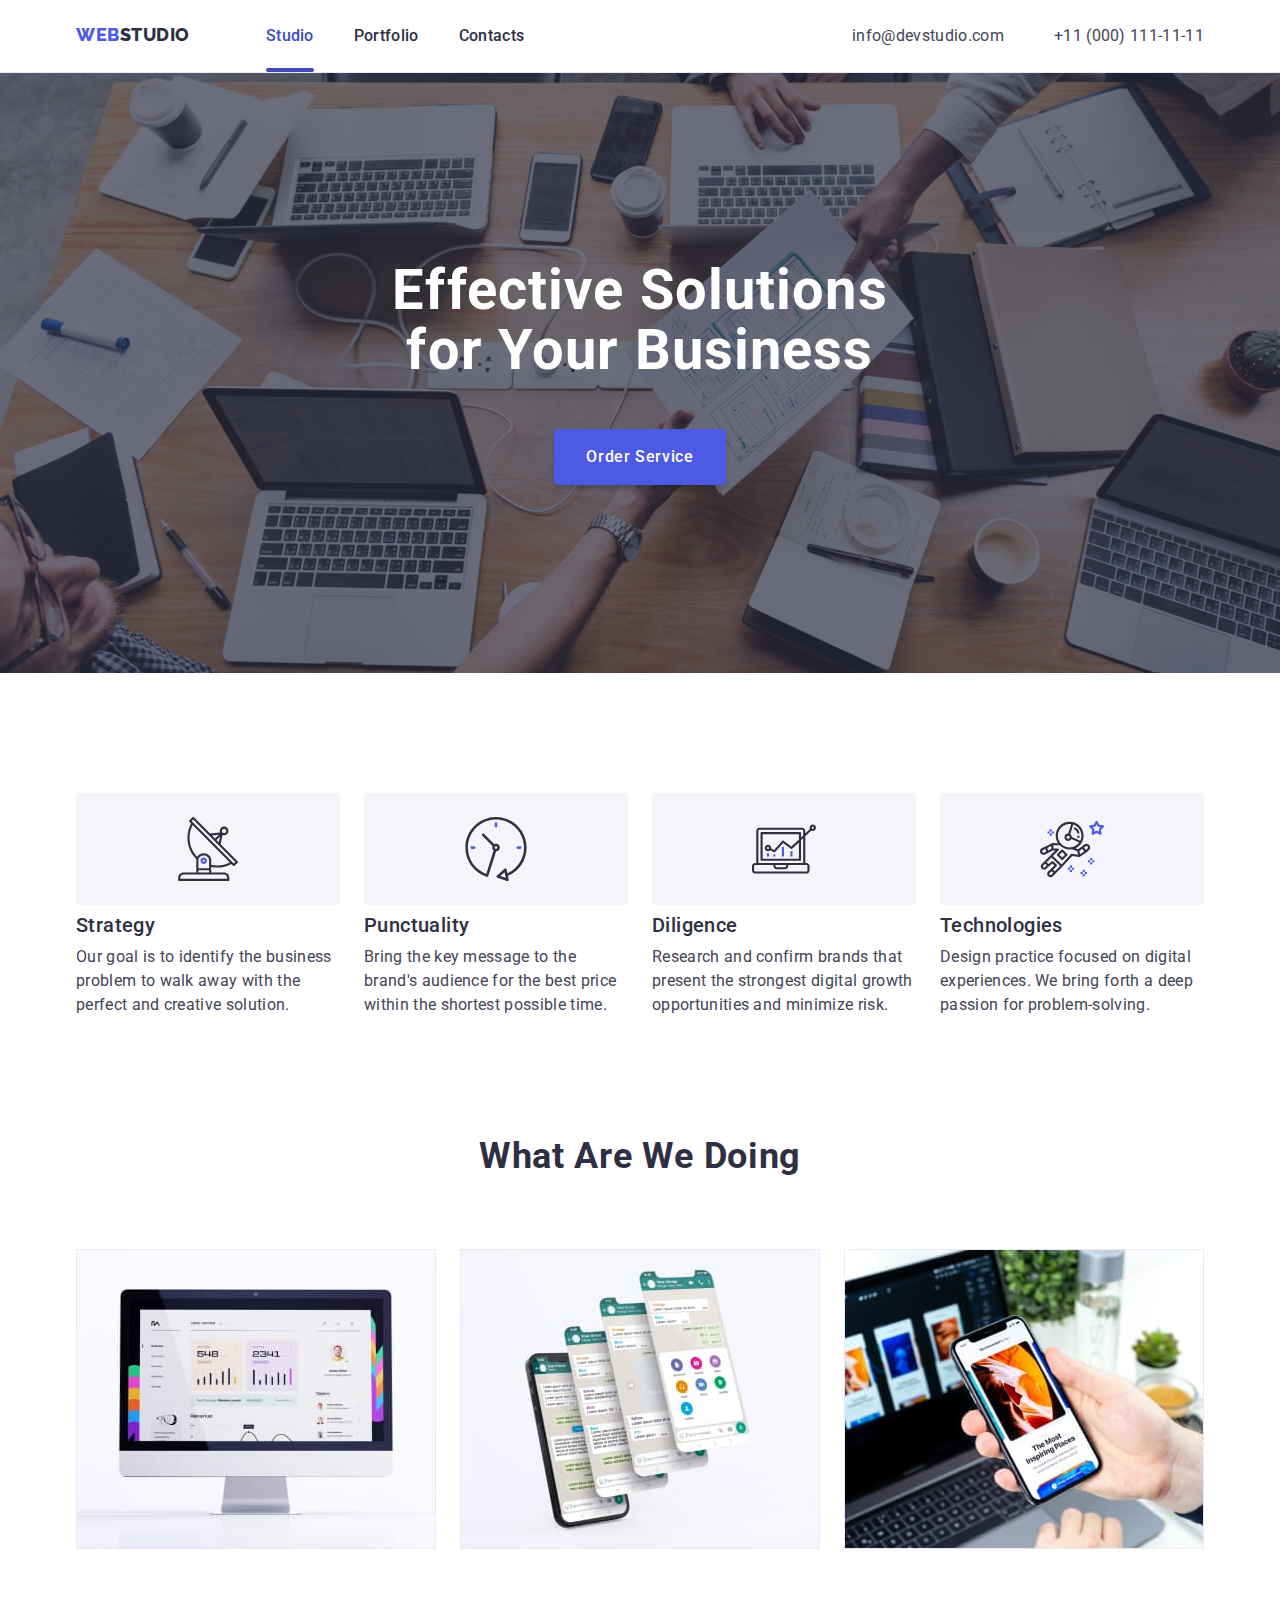
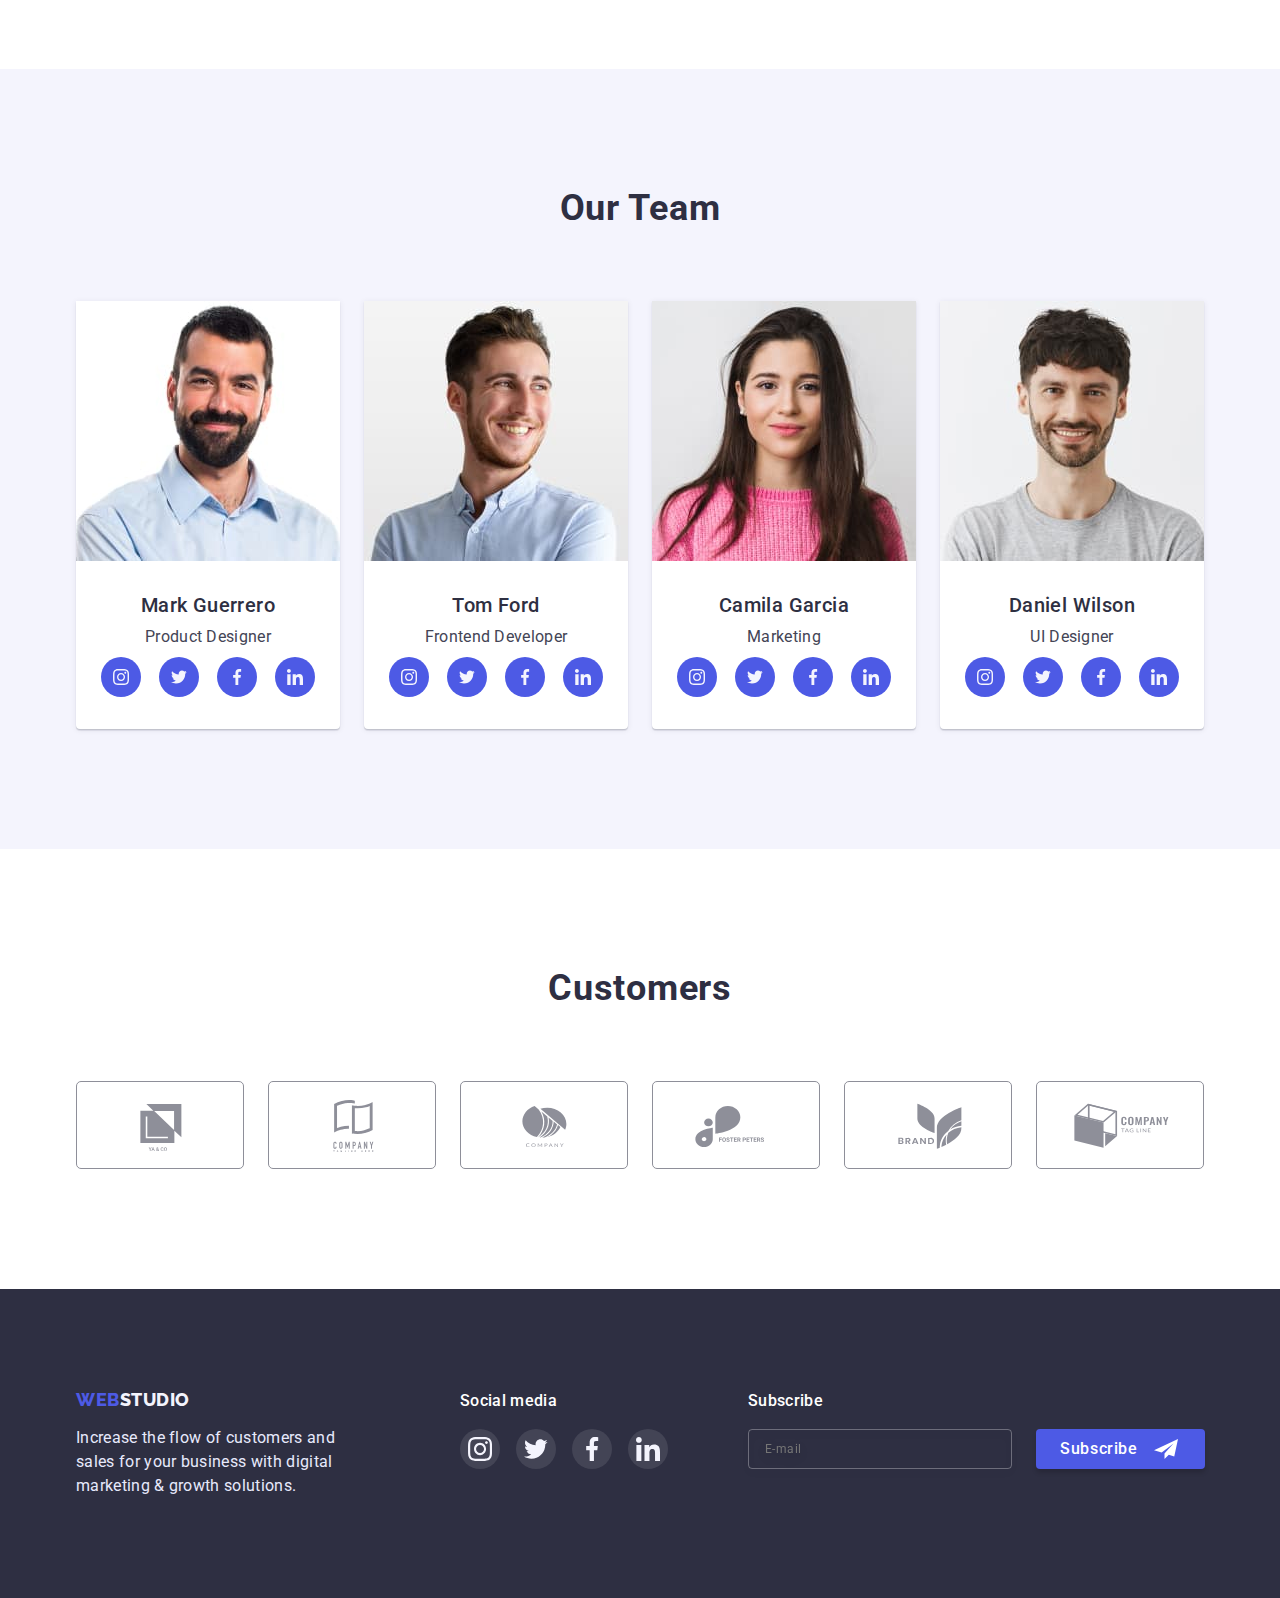
<file: index.html>
<!DOCTYPE html>
<html lang="en">
<head>
    <meta charset="UTF-8">
    <meta http-equiv="X-UA-Compatible" content="IE=edge">
    <meta name="viewport" content="width=device-width, initial-scale=1.0">
    <title>Document</title>
    <link rel="preconnect" href="https://fonts.googleapis.com">
    <link rel="preconnect" href="https://fonts.gstatic.com" crossorigin>
    <link href="https://fonts.googleapis.com/css2?family=Raleway:wght@800&family=Roboto:wght@400;500;700;900&display=swap" rel="stylesheet">
    <link rel="stylesheet"
    href="https://cdnjs.cloudflare.com/ajax/libs/modern-normalize/1.0.0/modern-normalize.min.css"/>
    <link rel="stylesheet" href="./css/style.css">
</head>
<body>
    <header>
        <div class="container container-header">
            <nav class="menu">
            <a href="./index.html" class="logo link">Web<span>Studio</span></a>

                <ul class ="header-list list">
                    <li class="header-menu"><a class="header_item link active-menu" href="./index.html">Studio</a></li>
                    <li class="header-menu"><a class="header_item link" href="./portfolio.html">Portfolio</a></li>
                    <li class="header-menu"><a class="header_item link" href="">Contacts</a></li>
                </ul>
            </nav>

    <address class="header-address">
            <ul class="header_info list">
                <li class="header_info_item"><a class="info-link link" href="mailto:info@devstudio.com">info@devstudio.com</a></li>
                <li class="header_info_item"><a class="info-link link" href="tel:+110001111111">+11 (000) 111-11-11</a></li>
            </ul>
    </address>
        </div>
    </header>

    <main>

        <section class="promo">
            <div class="container">
                <h1 class="promo_header">Effective Solutions for Your Business</h1>
                <button type="button" class="btn" data-modal-open>Order Service</button>
            </div>  
        </section>
            

        <section class="advantages">

            <div class="container">

            <h2 class="visually-hidden">Advantages</h2>

                <ul class="advantages_list list">
                    <li class="advantages_list_item">
                        <div class="advantages-backgr">
                            <svg class="advantages-icon">
                                <use href="./images/Icons/symbol-defs.svg#icon-antenna-1"></use>
                            </svg>
                        </div>
                        <h3 class="advantages_list_head">Strategy</h3>
                        <p class="advantages_list_text">Our goal is to identify the business
                            problem to walk away with the perfect and creative solution. </p>
                    </li>
                    <li class="advantages_list_item">
                        <div class="advantages-backgr">
                            <svg class="advantages-icon">
                                <use href="./images/Icons/symbol-defs.svg#icon-clock-1"></use>
                            </svg>
                        </div>
                        <h3 class="advantages_list_head">Punctuality</h3>
                        <p class="advantages_list_text">Bring the key message to the brand's audience for the best price within the shortest possible time.</p>
                    </li>
                    <li class="advantages_list_item">
                        <div class="advantages-backgr">
                            <svg class="advantages-icon">
                                <use href="./images/Icons/symbol-defs.svg#icon-diagram-1"></use>
                            </svg>
                        </div>
                        <h3 class="advantages_list_head">Diligence</h3>
                        <p class="advantages_list_text">Research and confirm brands that present the strongest digital growth opportunities and minimize risk.</p>
                    </li>
                    <li class="advantages_list_item">
                        <div class="advantages-backgr">
                            <svg class="advantages-icon">
                                <use href="./images/Icons/symbol-defs.svg#icon-astronaut-1"></use>
                            </svg>
                        </div>
                        <h3 class="advantages_list_head">Technologies</h3>
                        <p class="advantages_list_text">Design practice focused on digital experiences. We bring forth a deep passion for problem-solving.</p>
                    </li>
                </ul>

            </div>

        </section>

        <section class="what_we_do">
            <div class="container">

                <h2 class="what_we_do-head">What are we doing</h2>

                <ul class="what_we_do_list list">
                    <li class="what_we_do_list_item"><img src="./images/img1.jpg" alt="monitor" width="360"></li>
                    <li class="what_we_do_list_item"><img src="./images/img2.jpg" alt="smartfon" width="360"></li>
                    <li class="what_we_do_list_item"><img src="./images/img3.jpg" alt="smart+laptop" width="360"></li>
                </ul>
            </div>
        </section>

        <section class="our_team">
            <div class="container">
                <h2 class="our_team_head">Our Team</h2>
                <ul class="our_team_cards list">
                    <li class="our_team_item">
                        <img src="./images/mark.jpg" alt="mark" width="264">
                        <div class="our-team-footer">
                            <h3 class="our_team_name">Mark Guerrero</h3>
                            <p class="our_team_position">Product Designer</p>
                            <ul class="our-team-wraper list">
                                <li class="our-team-backgr">
                                    <a  href="" class="cocial link">
                                        <svg class="our-team-icon">
                                        <use href="./images/Icons/symbol-defs.svg#icon-instagram"></use>
                                    </svg>
                                </a>
                                </li>
                                <li class="our-team-backgr">
                                    <a  href="" class="cocial link">
                                        <svg class="our-team-icon">
                                        <use href="./images/Icons/symbol-defs.svg#icon-Group"></use>
                                    </svg>
                                </a>
                                </li>
                                <li class="our-team-backgr">
                                    <a  href="" class="cocial link"><svg class="our-team-icon">
                                        <use href="./images/Icons/symbol-defs.svg#icon-facebook-1"></use>
                                    </svg>
                                </a>
                                    
                                </li>
                                <li class="our-team-backgr">
                                    <a  href="" class="cocial link"><svg class="our-team-icon">
                                        <use href="./images/Icons/symbol-defs.svg#icon-linkdein"></use>
                                    </svg>
                                </a>
                                </li>
                            </ul>
                        </div>
                    </li>
                    <li class="our_team_item">
                        <img src="./images/tom.jpg" alt="tom" width="264">
                        <div class="our-team-footer">
                        <h3 class="our_team_name">Tom Ford</h3>
                        <p class="our_team_position">Frontend Developer</p>
                        <ul class="our-team-wraper list">
                            <li class="our-team-backgr">
                                <a  href="" class="cocial link"><svg class="our-team-icon">
                                    <use href="./images/Icons/symbol-defs.svg#icon-instagram"></use>
                                </svg>
                            </a>
                            </li>
                            <li class="our-team-backgr">
                                <a  href="" class="cocial link"><svg class="our-team-icon">
                                    <use href="./images/Icons/symbol-defs.svg#icon-Group"></use>
                                </svg>
                            </a>
                            </li>
                            <li class="our-team-backgr">
                                <a  href="" class="cocial link"><svg class="our-team-icon">
                                    <use href="./images/Icons/symbol-defs.svg#icon-facebook-1"></use>
                                </svg>
                            </a>
                            </li>
                            <li class="our-team-backgr">
                                <a  href="" class="cocial link"><svg class="our-team-icon">
                                    <use href="./images/Icons/symbol-defs.svg#icon-linkdein"></use>
                                </svg>
                            </a>
                            </li>
                        </ul>
                    </div>
                    </li>
                    <li class="our_team_item">
                        <img src="./images/camila.jpg" alt="camila" width="264">
                        <div class="our-team-footer">
                        <h3 class="our_team_name">Camila Garcia</h3>
                        <p class="our_team_position">Marketing</p>
                        <ul class="our-team-wraper list">
                            <li class="our-team-backgr">
                                <a  href="" class="cocial link"><svg class="our-team-icon">
                                    <use href="./images/Icons/symbol-defs.svg#icon-instagram"></use>
                                </svg>
                            </a>
                            </li>
                            <li class="our-team-backgr">
                                <a  href="" class="cocial link"><svg class="our-team-icon">
                                    <use href="./images/Icons/symbol-defs.svg#icon-Group"></use>
                                </svg>
                            </a>
                            </li>
                            <li class="our-team-backgr">
                                <a  href="" class="cocial link"><svg class="our-team-icon">
                                    <use href="./images/Icons/symbol-defs.svg#icon-facebook-1"></use>
                                </svg>
                            </a>
                            </li>
                            <li class="our-team-backgr">
                                <a  href="" class="cocial link"><svg class="our-team-icon">
                                    <use href="./images/Icons/symbol-defs.svg#icon-linkdein"></use>
                                </svg>
                            </a>
                            </li>
                        </ul>
                    </div>
                    </li>
                    <li class="our_team_item">
                        <img src="./images/daniel.jpg" alt="daniel" width="264">
                        <div class="our-team-footer">
                        <h3 class="our_team_name">Daniel Wilson</h3>
                        <p class="our_team_position">UI Designer</p>
                        <ul class="our-team-wraper list">
                            <li class="our-team-backgr">
                                <a  href="" class="cocial link"><svg class="our-team-icon">
                                    <use href="./images/Icons/symbol-defs.svg#icon-instagram"></use>
                                </svg>
                            </a>
                            </li>
                            <li class="our-team-backgr">
                                <a  href="" class="cocial link"><svg class="our-team-icon">
                                    <use href="./images/Icons/symbol-defs.svg#icon-Group"></use>
                                </svg>
                            </a>
                            </li>
                            <li class="our-team-backgr">
                                <a  href="" class="cocial link"><svg class="our-team-icon">
                                    <use href="./images/Icons/symbol-defs.svg#icon-facebook-1"></use>
                                </svg>
                            </a>
                            </li>
                            <li class="our-team-backgr">
                                <a  href="" class="cocial link"><svg class="our-team-icon">
                                    <use href="./images/Icons/symbol-defs.svg#icon-linkdein"></use>
                                </svg>
                            </a>
                            </li>
                        </ul>
                    </div>
                    </li>
                </ul>
            </div>
        </section>

        <section class="customers">
            <div class="container">
            <h2 class="customers-head">Customers</h2>
            <ul class="customers-wraper list">
                <li>
                    <a class="customers-bacgr" href=""><svg class="customers-icon">
                        <use href="./images/Icons/symbol-defs.svg#icon-Logo"></use>
                    </svg>
                    </a>
             </li>
                <li>
                    <a class="customers-bacgr" href=""><svg class="customers-icon">
                        <use href="./images/Icons/symbol-defs.svg#icon-Logo2"></use>
                    </svg> 
                    </a>
                </li>
                <li>
                    <a class="customers-bacgr" href=""><svg class="customers-icon">
                        <use href="./images/Icons/symbol-defs.svg#icon-Logo3"></use>
                    </svg>
                    </a>
                </li>
                <li>
                    <a class="customers-bacgr" href=""><svg class="customers-icon">
                        <use href="./images/Icons/symbol-defs.svg#icon-Logo4"></use>
                    </svg>
                    </a>
                </li>
                <li>
                    <a class="customers-bacgr" href=""><svg class="customers-icon">
                        <use href="./images/Icons/symbol-defs.svg#icon-Logo5"></use>
                    </svg>
                    </a>
                </li>
                <li>
                    <a class="customers-bacgr" href=""><svg class="customers-icon">
                        <use href="./images/Icons/symbol-defs.svg#icon-Logo6"></use>
                    </svg>
                    </a>
                </li>
            </ul>
            </div>
        </section>

    </main>

    <footer class="studio-footer">
        <div class="container footer-container">
            <div class="footer-block">
            <a href="./index.html" class="logo link">Web<span class="footer-span">Studio</span></a>
            <p class="footer_txt">Increase the flow of customers and sales for your business with digital marketing & growth solutions.</p>
            </div>
            <div class="footer-social-block">
                <p class="social-block-txt">Social media</p>
                    <ul class="footer_list list">
                        <li>
                                <a  href="" class="footer_social link"><svg class="footer_social-icon">
                                    <use href="./images/Icons/symbol-defs.svg#icon-instagram"></use>
                                </svg>
                                </a>
                        </li>
                        <li>
                                <a  href="" class="footer_social link"><svg class="footer_social-icon">
                                    <use href="./images/Icons/symbol-defs.svg#icon-Group"></use>
                                </svg>
                                </a>
                        </li>
                        <li>
                                <a  href="" class="footer_social link"><svg class="footer_social-icon">
                                    <use href="./images/Icons/symbol-defs.svg#icon-facebook-1"></use>
                                </svg>
                                </a>
                        </li>
                        <li>
                                <a  href="" class="footer_social link"><svg class="footer_social-icon">
                                    <use href="./images/Icons/symbol-defs.svg#icon-linkdein"></use>
                                </svg>
                                </a>
                        </li>
                    
                    </ul>
                
            </div>

            <div class="footer-form">
                <form>
                    <label for="email" class="footer-label">Subscribe</label>
                        <input type="email" class="footer-input" name="email" id="footer-user_email" placeholder="E-mail"/>
                    
                </form>
                <button class="btn footer-btn" type="submit">Subscribe
                    <svg class="footer-button-icon" >
                        <use href="./images/Icons/symbol-defs.svg#icon-Frame-3"></use>
                    </svg>
                </button>
            </div>
        </div>
    </footer>

<div class="backdrop is-hidden" data-modal>
        <div class="modal">
            
                <button class="close-round"data-modal-close>
                        <svg class="close-point" >
                        <use href="./images/Icons/symbol-defs.svg#icon-close-black"></use>
                    </svg>
            </button>
            <p class="modal-text">Leave your contacts and we will call you back</p>
            <form >
                <div class="signup-form">
                    
                        <label class="input-form" for="user-name">Name
                        <input type="name" class="form-input" name="tel" id="user-name" />
                        <svg class="input-icon">
                            <use href="./images/Icons/symbol-defs.svg#icon-person-black"></use>
                        </svg>
                        </label>
                
                    
                        <label class="input-form" for="user-phone">Phone
                        <input type="tel" class="form-input" name="tel" id="user-phone" />
                        <svg class="input-icon">
                            <use href="./images/Icons/symbol-defs.svg#icon-phone-black"></use>
                        </svg>
                        </label>

                    
                        <label class="input-form" for="user-email">Email
                        <input type="email" class="form-input" name="email" id="user_email" />
                        <svg class="input-icon">
                            <use href="./images/Icons/symbol-defs.svg#icon-email-black"></use>
                        </svg>
                        </label>

                    
                        <label for="user-comment">Comment</label>
                        <textarea class="user-comment" name="user-comment" id="user-comment" cols="30" rows="10" placeholder="Text input"></textarea>
                    

                    <label class="privacy-label">
                        <input type="checkbox" name="checkbox" id="checkbox">
                        <span class="privacy-checkbox">
                            <svg class="check-icon">
                                <use href="./images/Icons/symbol-defs.svg#icon-check"></use>
                            </svg>
                        </span>
                        <p class="privacy-text">I accept the terms and conditions of the <a href="" class="privacy-link">Privacy Policy</a>
                        </p>
                    </label>
                
                    <button class="btn modal-btn" type="submit">Submit</button>
                </div>

            </form>
        </div>
    </div>

    <script src="./js/modal.js"></script> 
    
</body>
</html>
</file>
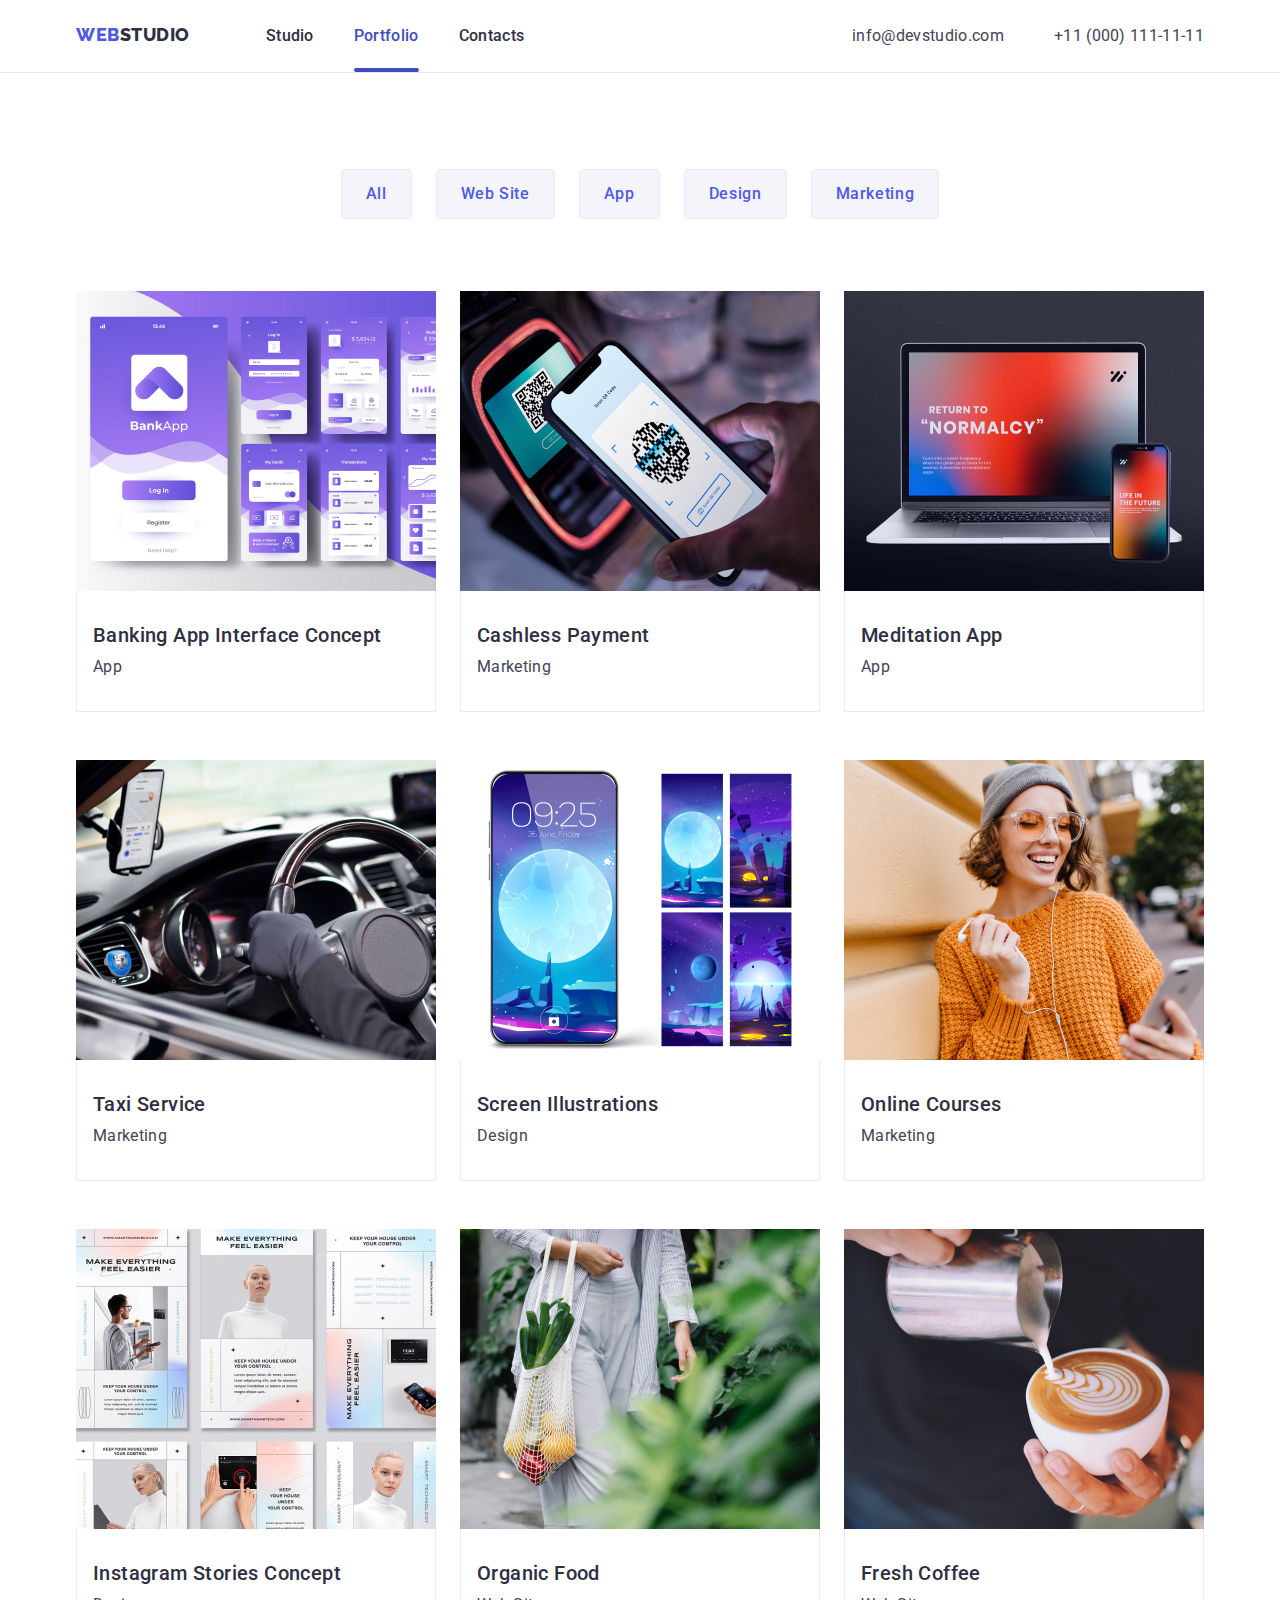
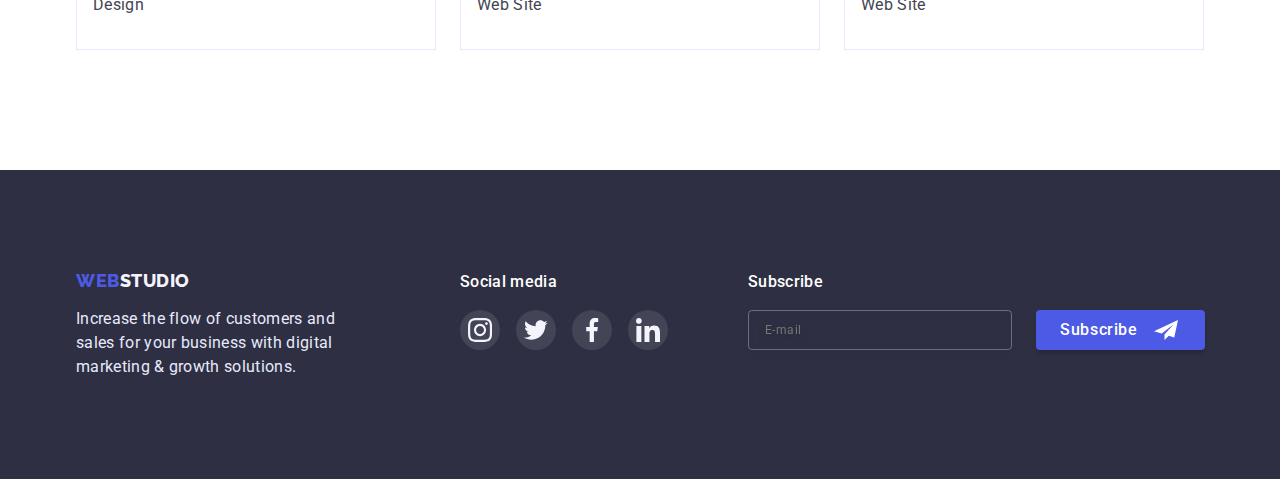
<file: portfolio.html>
<!DOCTYPE html>
<html lang="en">
<head>
    <meta charset="UTF-8">
    <meta http-equiv="X-UA-Compatible" content="IE=edge">
    <meta name="viewport" content="width=device-width, initial-scale=1.0">
    <title>Document</title>
    <link rel="preconnect" href="https://fonts.googleapis.com">
    <link rel="preconnect" href="https://fonts.gstatic.com" crossorigin>
    <link href="https://fonts.googleapis.com/css2?family=Raleway:wght@800&family=Roboto:wght@400;500;700;900&display=swap" rel="stylesheet">
    <link rel="stylesheet"
    href="https://cdnjs.cloudflare.com/ajax/libs/modern-normalize/1.0.0/modern-normalize.min.css"/>
    <link rel="stylesheet" href="./css/style.css">
</head>
<body>
<header>
    <div class="container container-header">
        <nav class="menu">
        <a href="./index.html" class="logo link">Web<span>Studio</span></a>

            <ul class ="header-list list">
                <li class="header-menu"><a class="header_item link" href="./index.html">Studio</a></li>
                <li class="header-menu"><a class="header_item link active-menu" href="./portfolio.html">Portfolio</a></li>
                <li class="header-menu"><a class="header_item link" href="">Contacts</a></li>
            </ul>
        </nav>

<address class="header-address">
        <ul class="header_info list">
            <li class="header_info_item"><a class="info-link link" href="mailto:info@devstudio.com">info@devstudio.com</a></li>
            <li class="header_info_item"><a class="info-link link" href="tel:+110001111111">+11 (000) 111-11-11</a></li>
        </ul>
</address>
    </div>
</header>

    <main>
        <section class="portfolio">
        <div class="container">

            <h1 class="visually-hidden">Portfolio</h1>
            
            <ul class="portfolio-btn-list list">
            <li class="portfolio-btn-list-item"><button type="button" class="portfolio-btn">All</button></li>
            <li class="portfolio-btn-list-item"><button type="button" class="portfolio-btn">Web Site</button></li>
            <li class="portfolio-btn-list-item"><button type="button" class="portfolio-btn">App</button></li>
            <li class="portfolio-btn-list-item"><button type="button" class="portfolio-btn">Design</button></li>
            <li class="portfolio-btn-list-item"><button type="button" class="portfolio-btn">Marketing</button></li>
            </ul>

            <ul class="portfolio-card list">
                <li class="portfolio-card-item"> 
                    <a class="portfolio-card-link" href="" class="link">
                        <div class="portfolio-image-block">
                            <div class="portfolio-overlay">14 Stylish and User-Friendly App Design Concepts · Task Manager App · Calorie Tracker App · Exotic Fruit Ecommerce App · Cloud Storage App</div>
                            <img src="./images/bankapp.jpg" alt="bankapp" width="360">
                        </div>

                        <div class="portfolio-card-footer">
                            <h2 class="portfolio-card-head">Banking App Interface Concept</h2>
                            <p class="potfolio-card-txt">App</p>
                        </div>
                </a>
                </li>
                <li class="portfolio-card-item"> 
                    <a class="portfolio-card-link" href="" class="link">
                        <div class="portfolio-image-block">
                            <div class="portfolio-overlay">14 Stylish and User-Friendly App Design Concepts · Task Manager App · Calorie Tracker App · Exotic Fruit Ecommerce App · Cloud Storage App</div>
                            <img src="./images/cashp.jpg" alt="cashapp" width="360">
                        </div>

                        <div class="portfolio-card-footer">
                            <h2 class="portfolio-card-head">Cashless Payment</h2>
                            <p class="potfolio-card-txt">Marketing</p>
                        </div>
                 </a>
                </li>
               
                <li class="portfolio-card-item"> 
                    <a class="portfolio-card-link" href="" class="link" >
                        <div class="portfolio-image-block">
                            <div class="portfolio-overlay">14 Stylish and User-Friendly App Design Concepts · Task Manager App · Calorie Tracker App · Exotic Fruit Ecommerce App · Cloud Storage App</div>
                            <img src="./images/medapp.jpg" alt="mediapp" width="360">
                        </div>

                        <div class="portfolio-card-footer">
                            <h2 class="portfolio-card-head">Meditation App</h2>
                            <p class="potfolio-card-txt">App</p>
                        </div>
                </a>
                </li>
                
                <li class="portfolio-card-item"> 
                    <a class="portfolio-card-link" href="" class="link" >
                        <div class="portfolio-image-block">
                            <div class="portfolio-overlay">14 Stylish and User-Friendly App Design Concepts · Task Manager App · Calorie Tracker App · Exotic Fruit Ecommerce App · Cloud Storage App</div>
                            <img src="./images/taxiapp.jpg" alt="taxiapp" width="360">
                        </div>

                        <div class="portfolio-card-footer">
                            <h2 class="portfolio-card-head">Taxi Service</h2>
                            <p class="potfolio-card-txt">Marketing</p>
                        </div>
                </a>
                </li>
                
                <li class="portfolio-card-item"> 
                    <a class="portfolio-card-link" href="" class="link" >
                        <div class="portfolio-image-block">
                            <div class="portfolio-overlay">14 Stylish and User-Friendly App Design Concepts · Task Manager App · Calorie Tracker App · Exotic Fruit Ecommerce App · Cloud Storage App</div>
                            <img src="./images/screnillu.jpg" alt="screenillu" width="360">
                        </div>

                        <div class="portfolio-card-footer">
                            <h2 class="portfolio-card-head">Screen Illustrations</h2>
                            <p class="potfolio-card-txt">Design</p>
                        </div>
                </a>
                </li>
                
                <li class="portfolio-card-item"> 
                    <a class="portfolio-card-link" href="" class="link" >
                        <div class="portfolio-image-block">
                            <div class="portfolio-overlay">14 Stylish and User-Friendly App Design Concepts · Task Manager App · Calorie Tracker App · Exotic Fruit Ecommerce App · Cloud Storage App</div>
                            <img src="./images/onlinecourses.jpg" alt="onlinecourses" width="360">
                        </div>

                        <div class="portfolio-card-footer">
                            <h2 class="portfolio-card-head">Online Courses</h2>
                            <p class="potfolio-card-txt">Marketing</p>
                        </div>
                </a>
                </li>
                
                <li class="portfolio-card-item"> 
                    <a class="portfolio-card-link" href="" class="link" >
                        <div class="portfolio-image-block">
                            <div class="portfolio-overlay">14 Stylish and User-Friendly App Design Concepts · Task Manager App · Calorie Tracker App · Exotic Fruit Ecommerce App · Cloud Storage App</div>
                            <img src="./images/instastorcon.jpg" alt="inststorapp" width="360">
                        </div>

                        <div class="portfolio-card-footer">
                            <h2 class="portfolio-card-head">Instagram Stories Concept</h2>
                            <p class="potfolio-card-txt">Design</p>
                        </div>
                </a>
                </li>
                
                <li class="portfolio-card-item"> 
                    <a class="portfolio-card-link" href="" class="link" >
                        <div class="portfolio-image-block">
                            <div class="portfolio-overlay">14 Stylish and User-Friendly App Design Concepts · Task Manager App · Calorie Tracker App · Exotic Fruit Ecommerce App · Cloud Storage App</div>
                            <img src="./images/orgfood.jpg" alt="orgfood" width="360">
                        </div>
                        
                        <div class="portfolio-card-footer">
                            <h2 class="portfolio-card-head">Organic Food</h2>
                            <p class="potfolio-card-txt">Web Site</p>
                        </div>
                </a>
                </li>
                
                <li class="portfolio-card-item"> 
                    <a class="portfolio-card-link" href="" class="link" >
                        <div class="portfolio-image-block">
                            <div class="portfolio-overlay">14 Stylish and User-Friendly App Design Concepts · Task Manager App · Calorie Tracker App · Exotic Fruit Ecommerce App · Cloud Storage App</div>
                            <img src="./images/freshcof.jpg" alt="freshcoffe" width="360">
                        </div>

                        <div class="portfolio-card-footer">
                            <h2 class="portfolio-card-head">Fresh Coffee</h2>
                            <p class="potfolio-card-txt">Web Site</p>
                        </div>
                </a>
                </li>
                
            </ul>
        </div>

        </section>
    </main>

    <footer class="studio-footer">
        <div class="container footer-container">
            <div class="footer-block">
            <a href="./index.html" class="logo link">Web<span class="footer-span">Studio</span></a>
            <p class="footer_txt">Increase the flow of customers and sales for your business with digital marketing & growth solutions.</p>
            </div>
            <div class="footer-social-block">
                <p class="social-block-txt">Social media</p>
                    <ul class="footer_list list">
                        <li>
                                <a  href="" class="footer_social link"><svg class="footer_social-icon">
                                    <use href="./images/Icons/symbol-defs.svg#icon-instagram"></use>
                                </svg>
                                </a>
                        </li>
                        <li>
                                <a  href="" class="footer_social link"><svg class="footer_social-icon">
                                    <use href="./images/Icons/symbol-defs.svg#icon-Group"></use>
                                </svg>
                                </a>
                        </li>
                        <li>
                                <a  href="" class="footer_social link"><svg class="footer_social-icon">
                                    <use href="./images/Icons/symbol-defs.svg#icon-facebook-1"></use>
                                </svg>
                                </a>
                        </li>
                        <li>
                                <a  href="" class="footer_social link"><svg class="footer_social-icon">
                                    <use href="./images/Icons/symbol-defs.svg#icon-linkdein"></use>
                                </svg>
                                </a>
                        </li>
                    
                    </ul>

            </div>

            <div class="footer-form">
                <form>
                    <label for="email" class="footer-label">Subscribe</label>
                        <input type="email" class="footer-input" name="email" id="footer-user_email" placeholder="E-mail"/>
                    
                </form>
                <button class="btn footer-btn" type="submit">Subscribe
                    <svg class="footer-button-icon" >
                        <use href="./images/Icons/symbol-defs.svg#icon-Frame-3"></use>
                    </svg>
                </button>
            </div>
        </div>
    </footer>

    <script src="./js/modal.js"></script>  
    
</body>
</html>
</file>
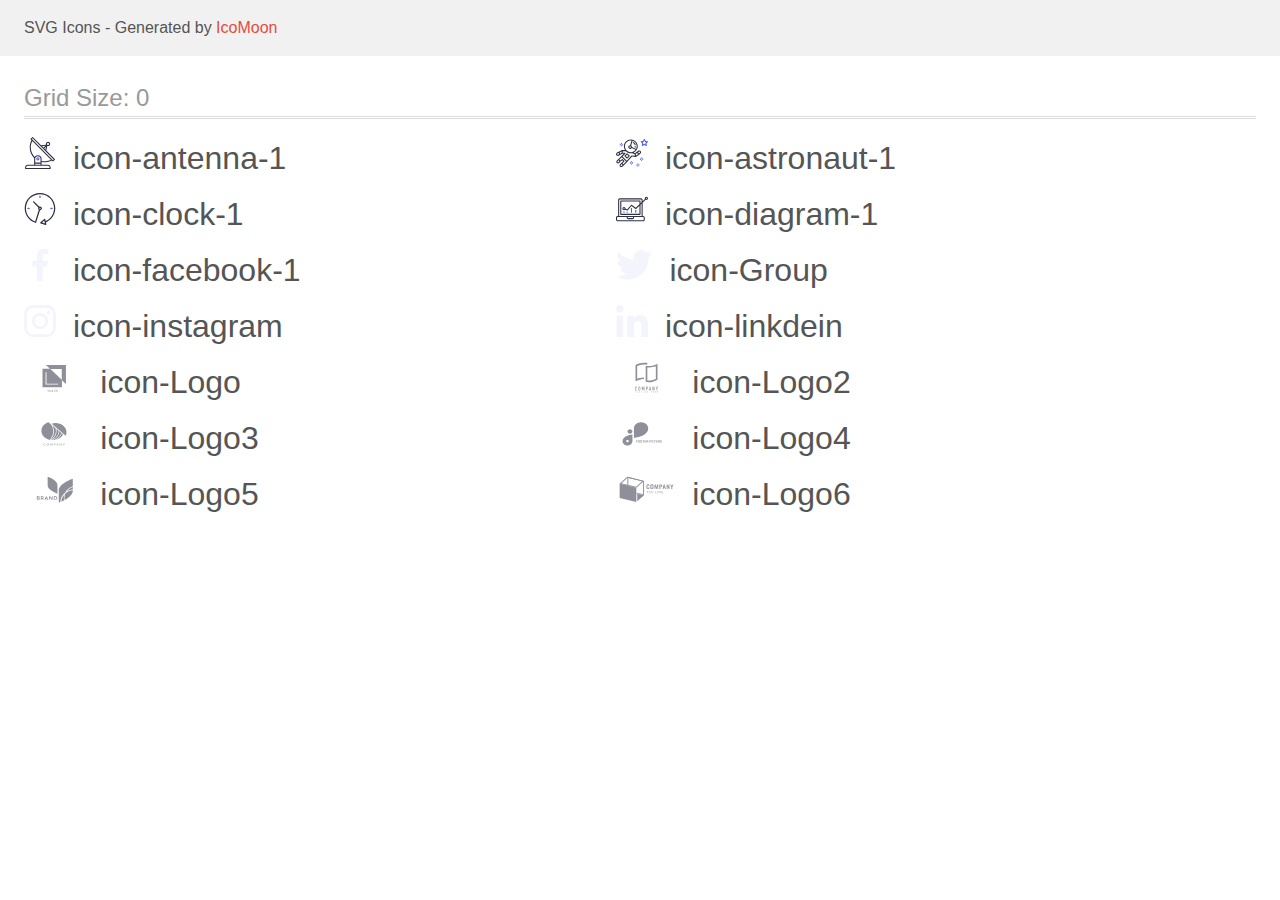
<file: images/Icons/icomoon/demo.html>
<!doctype html>
<html>
<head>
    <title>IcoMoon - SVG Icons</title>
    <meta charset="utf-8">
    <meta name="viewport" content="width=device-width, initial-scale=1">
    <link rel="stylesheet" href="demo-files/demo.css">
    <link rel="stylesheet" href="style.css">
</head>
<body>
<svg aria-hidden="true" style="position: absolute; width: 0; height: 0; overflow: hidden;" version="1.1" xmlns="http://www.w3.org/2000/svg" xmlns:xlink="http://www.w3.org/1999/xlink">
<defs>
<symbol id="icon-antenna-1" viewBox="0 0 32 32">
<path fill="#2e2f42" style="fill: var(--color1, #2e2f42)" d="M30.773 22.098l-8.443-8.505 0.937-4.615c0.242 0.094 0.499 0.143 0.759 0.145h0.006c0.008 0 0.017 0 0.026 0 1.192 0 2.159-0.967 2.159-2.159s-0.967-2.159-2.159-2.159c-1.192 0-2.159 0.967-2.159 2.159 0 0.26 0.046 0.508 0.13 0.739l-0.005-0.015-4.96 0.605-8.091-8.133c-0.096-0.098-0.229-0.159-0.376-0.16h-0c-0.14 0.001-0.274 0.057-0.373 0.155l-1.513 1.504c-0.097 0.097-0.156 0.23-0.156 0.377s0.060 0.281 0.156 0.377v0l0.814 0.825c-1.143 2.062-1.816 4.522-1.816 7.139 0 4.106 1.656 7.825 4.336 10.526l-0.001-0.001c0.042 0.041 0.091 0.073 0.146 0.098-0.032 0.164-0.051 0.353-0.052 0.546v6.188h-6.4c-1.472 0.001-2.666 1.194-2.667 2.666v1.067c0 0.295 0.239 0.533 0.534 0.533h24.534c0.294 0 0.534-0.239 0.534-0.534v-1.067c-0.002-1.472-1.195-2.665-2.667-2.666h-6.4v-2.742c1.003 0.21 2.024 0.317 3.049 0.32 2.58-0.003 5.005-0.663 7.117-1.822l-0.077 0.039 0.819 0.823c0.099 0.101 0.235 0.159 0.377 0.16 0.14-0.001 0.274-0.056 0.373-0.155l1.512-1.505c0.096-0.097 0.156-0.23 0.156-0.377s-0.060-0.28-0.156-0.377v0zM23.28 6.233c0.193-0.192 0.458-0.31 0.752-0.31 0.589 0 1.067 0.478 1.067 1.066s-0.477 1.066-1.067 1.066c-0 0-0 0-0 0h-0.003c-0.587-0.003-1.061-0.479-1.061-1.066 0-0.296 0.12-0.563 0.315-0.756l0-0h-0.002zM22.024 9.738l-0.599 2.945-1.175-1.182 1.774-1.764zM21.419 8.836l-1.92 1.909-1.485-1.493 3.405-0.415zM24.004 28.8c0.884 0 1.6 0.716 1.6 1.6v0 0.534h-23.466v-0.534c0-0.884 0.716-1.6 1.6-1.6h20.267zM16.538 26.666v1.067h-5.334v-1.067h5.334zM11.204 25.6v-4.053c0-1.294 1.197-2.346 2.666-2.346s2.667 1.053 2.667 2.346v4.053h-5.334zM17.604 23.904v-2.357c0-1.882-1.675-3.413-3.733-3.413-0.018-0-0.038-0-0.059-0-1.353 0-2.54 0.707-3.213 1.771l-0.009 0.016c-2.36-2.482-3.811-5.846-3.811-9.549 0-2.314 0.567-4.496 1.569-6.414l-0.036 0.077 18.602 18.709c-1.823 0.947-3.98 1.502-6.266 1.502-1.079 0-2.128-0.124-3.136-0.357l0.093 0.018zM28.893 23.221l-21.057-21.18 0.755-0.752 7.935 7.98c0.003 0 0.006 0.007 0.009 0.009l13.114 13.191-0.757 0.752z"></path>
<path fill="#4d5ae5" style="fill: var(--color2, #4d5ae5)" d="M13.876 20.267h-0.005c-0.001 0-0.002 0-0.002 0-0.884 0-1.6 0.716-1.6 1.6s0.715 1.599 1.597 1.6h0.005c0.001 0 0.002 0 0.002 0 0.884 0 1.6-0.716 1.6-1.6s-0.715-1.599-1.597-1.6h-0zM14.249 22.245c-0.096 0.096-0.229 0.155-0.376 0.155-0.295 0-0.534-0.239-0.534-0.534 0-0.001 0-0.001 0-0.002v0c0.002-0.292 0.238-0.529 0.53-0.53h0c0.293 0.002 0.531 0.24 0.531 0.534 0 0.148-0.060 0.281-0.157 0.378l-0 0h0.005z"></path>
</symbol>
<symbol id="icon-astronaut-1" viewBox="0 0 32 32">
<path fill="#4d5ae5" style="fill: var(--color2, #4d5ae5)" d="M31.974 4.524c-0.064-0.191-0.227-0.332-0.427-0.362l-0.003-0-1.911-0.278-0.855-1.731c-0.179-0.365-0.776-0.365-0.956 0l-0.855 1.731-1.91 0.278c-0.26 0.039-0.457 0.26-0.457 0.528 0 0.149 0.061 0.285 0.161 0.381l1.383 1.348-0.326 1.903c-0.034 0.2 0.048 0.402 0.212 0.521 0.166 0.12 0.383 0.136 0.562 0.040l1.709-0.899 1.709 0.899c0.072 0.038 0.157 0.061 0.247 0.061 0.295 0 0.534-0.239 0.534-0.534 0-0.031-0.003-0.062-0.008-0.092l0 0.003-0.326-1.903 1.383-1.348c0.099-0.097 0.161-0.233 0.161-0.382 0-0.059-0.009-0.115-0.027-0.168l0.001 0.004zM29.511 5.851c-0.125 0.122-0.183 0.299-0.153 0.472l0.191 1.114-1-0.526c-0.072-0.039-0.158-0.062-0.248-0.062s-0.177 0.023-0.251 0.063l0.003-0.001-1 0.526 0.191-1.114c0.005-0.027 0.008-0.058 0.008-0.090 0-0.15-0.061-0.285-0.161-0.382l-0.81-0.79 1.119-0.162c0.174-0.025 0.323-0.135 0.401-0.292l0.5-1.013 0.501 1.013c0.078 0.157 0.228 0.267 0.402 0.292l1.119 0.162-0.809 0.79zM26.134 20.522h-1.067v1.067h1.067v-1.067zM26.134 22.655h-1.067v1.067h1.067v-1.067z"></path>
<path fill="#4d5ae5" style="fill: var(--color2, #4d5ae5)" d="M27.2 21.589h-1.067v1.067h1.067v-1.067zM25.067 21.589h-1.067v1.067h1.067v-1.067zM22.4 26.389h-1.067v1.067h1.067v-1.067zM22.4 28.523h-1.067v1.067h1.067v-1.067zM23.467 27.456h-1.067v1.067h1.067v-1.067z"></path>
<path fill="#4d5ae5" style="fill: var(--color2, #4d5ae5)" d="M21.334 27.456h-1.067v1.067h1.067v-1.067zM16 24.256h-1.066v1.067h1.066v-1.067zM16 26.389h-1.066v1.067h1.066v-1.067zM17.067 25.323h-1.067v1.067h1.067v-1.067zM14.934 25.323h-1.067v1.067h1.067v-1.067zM5.867 6.122h-1.066v1.066h1.066v-1.066zM5.867 8.255h-1.066v1.067h1.066v-1.066zM6.933 7.189h-1.066v1.067h1.066v-1.067zM4.8 7.189h-1.067v1.067h1.067v-1.067z"></path>
<path fill="#2e2f42" style="fill: var(--color1, #2e2f42)" d="M24.715 14.159c-0.28-0.377-0.699-0.636-1.179-0.704l-0.009-0.001c-0.076-0.012-0.164-0.018-0.254-0.018-0.411 0-0.789 0.139-1.090 0.374l0.004-0.003-1.252 0.96-1.898 1.417-1.358-0.541c2.421-1.086 4.114-3.508 4.114-6.32 0-3.823-3.122-6.933-6.961-6.933s-6.962 3.11-6.962 6.933c0 1.386 0.414 2.674 1.12 3.758l-2.769-0.024c-0.008 0-0.015 0.005-0.024 0.005-0.053 0.002-0.104 0.012-0.155 0.030-0.013 0.005-0.026 0.008-0.038 0.014-0.006 0.002-0.013 0.003-0.019 0.007l-3.234 1.597-1.893 0.911c-0.024 0.011-0.045 0.023-0.064 0.036l0.001-0.001c-0.482 0.324-0.794 0.866-0.794 1.482 0 0.297 0.073 0.576 0.201 0.822l-0.005-0.010c0.22 0.429 0.595 0.745 1.056 0.89 0.161 0.053 0.345 0.083 0.537 0.083 0.308 0 0.598-0.078 0.851-0.216l-0.009 0.005 1.388-0.738 2.264-1.169 1.357-0.008-5.442 5.415c0 0.001-0.001 0.001-0.002 0.002l-1.339 1.333c-0.303 0.299-0.49 0.714-0.49 1.173 0 0.002 0 0.003 0 0.005v-0c0 0.445 0.173 0.863 0.49 1.178 0.325 0.323 0.752 0.485 1.179 0.485s0.855-0.162 1.18-0.485l1.314-1.308 1.74-1.3 0.901 0.897-3.102 3.088c-0.303 0.299-0.49 0.714-0.49 1.173 0 0.002 0 0.003 0 0.005v-0c0 0.445 0.174 0.863 0.49 1.179 0.325 0.323 0.752 0.485 1.18 0.485s0.855-0.162 1.18-0.485l3.482-3.466c0-0.001 0-0.002 0.001-0.002l1.010-1-0.004-0.003c0.007-0.006 0.015-0.009 0.022-0.015l5.166-5.658 3.471 0.494c0.020 0.003 0.044 0.004 0.068 0.004 0.070 0 0.137-0.014 0.198-0.039l-0.004 0.001c0.017-0.006 0.033-0.015 0.050-0.023 0.019-0.009 0.039-0.015 0.057-0.027l3.213-2.134c0.012-0.008 0.018-0.020 0.029-0.029 0.012-0.010 0.029-0.014 0.040-0.025l1.272-1.192c0.347-0.326 0.564-0.787 0.564-1.299 0-0.4-0.132-0.77-0.355-1.067l0.003 0.005zM2.13 17.77c-0.173 0.093-0.37 0.111-0.558 0.052-0.295-0.093-0.505-0.364-0.505-0.683 0-0.236 0.114-0.445 0.29-0.575l0.002-0.001 1.314-0.632 0.316 0.925 0.133 0.388-0.993 0.527zM5.628 15.943l-1.548 0.8-0.255-0.747-0.183-0.537 2.026-1-0.040 1.483zM20.727 9.322c0 0.918-0.219 1.785-0.599 2.559l-4.181-1.899c-0.043-0.575-0.342-1.073-0.782-1.384l-0.006-0.004 1.464-4.86c2.378 0.755 4.105 2.974 4.105 5.587zM8.938 9.322c0-3.235 2.644-5.867 5.894-5.867 0.253 0 0.5 0.022 0.745 0.053l-1.432 4.753c-0.019 0-0.037-0.005-0.057-0.005-0 0-0 0-0.001 0-1.032 0-1.869 0.835-1.872 1.866v0c0.003 1.031 0.84 1.867 1.872 1.867 0 0 0 0 0.001 0h-0c0.694 0 1.294-0.383 1.618-0.944l3.863 1.755c-1.075 1.447-2.795 2.39-4.736 2.39-3.25 0-5.895-2.633-5.895-5.867zM14.895 10.122c0 0.441-0.362 0.8-0.806 0.8-0.001 0-0.001 0-0.002 0-0.443 0-0.802-0.358-0.804-0.8v-0c0-0.441 0.361-0.8 0.806-0.8s0.806 0.359 0.806 0.8zM2.465 25.146c-0.11 0.108-0.261 0.175-0.428 0.175s-0.317-0.067-0.427-0.175l0 0c-0.109-0.108-0.176-0.257-0.176-0.422s0.067-0.315 0.176-0.422l0-0 0.962-0.959 0.851 0.848-0.958 0.955zM5.678 28.88c-0.11 0.109-0.261 0.176-0.428 0.176s-0.317-0.067-0.427-0.175l0 0c-0.109-0.108-0.176-0.257-0.176-0.422s0.067-0.315 0.176-0.422l0-0 0.963-0.959 0.851 0.848-0.96 0.955zM9.161 25.411l-0.002 0.001-1.765 1.76-0.851-0.848 1.763-1.756s0.001 0 0.002-0.001c0.040-0.040 0.065-0.088 0.090-0.135 0.007-0.014 0.020-0.026 0.026-0.040 0.017-0.041 0.019-0.085 0.025-0.129 0.004-0.024 0.014-0.047 0.014-0.073 0-0.035-0.012-0.070-0.020-0.105-0.007-0.032-0.007-0.065-0.018-0.096-0.020-0.050-0.055-0.095-0.091-0.137-0.010-0.012-0.014-0.027-0.025-0.038h-0.001l-0.001-0.002-1.607-1.6c-0.017-0.017-0.039-0.024-0.058-0.038-0.025-0.021-0.054-0.040-0.084-0.056l-0.003-0.001c-0.027-0.013-0.058-0.024-0.090-0.032l-0.003-0.001c-0.030-0.009-0.065-0.017-0.101-0.020l-0.002-0c-0.006-0-0.013-0-0.020-0-0.026 0-0.052 0.002-0.077 0.006l0.003-0c-0.039 0.004-0.074 0.011-0.108 0.021l0.004-0.001c-0.036 0.013-0.067 0.028-0.096 0.046l0.002-0.001c-0.020 0.011-0.043 0.015-0.061 0.029l-1.774 1.324-0.901-0.897 2.399-2.386 4.36 4.289-0.927 0.919zM15.979 18.394c-0.015-0.002-0.030 0.004-0.045 0.003-0.008-0-0.017-0.001-0.026-0.001-0.031 0-0.062 0.003-0.092 0.008l0.003-0c-0.070 0.011-0.132 0.035-0.187 0.069l0.002-0.001c-0.030 0.018-0.057 0.038-0.083 0.061-0.013 0.011-0.028 0.017-0.040 0.029l-4.698 5.146-4.328-4.257 2.833-2.818c0.096-0.097 0.156-0.23 0.156-0.377 0-0.295-0.239-0.534-0.534-0.534-0 0-0.001 0-0.001 0h0l-2.219 0.013 0.027-1.607 3.104 0.027c1.264 1.297 3.027 2.101 4.978 2.101 0.001 0 0.002 0 0.003 0h-0c0.438 0 0.864-0.045 1.279-0.122 0.040 0.032 0.079 0.064 0.13 0.085l2.409 0.96 0.152 0.758 0.178 0.885-3.003-0.427zM20.020 18.573l-0.314-1.558 1.447-1.080 0.947 1.257-2.080 1.381zM23.774 15.742l-0.838 0.785-0.931-1.236 0.831-0.637c0.155-0.12 0.351-0.168 0.543-0.143 0.194 0.027 0.364 0.128 0.48 0.284 0.217 0.292 0.18 0.699-0.085 0.947z"></path>
<path fill="#2e2f42" style="fill: var(--color1, #2e2f42)" d="M13.602 18.544l-2.143-2.134c-0.096-0.096-0.229-0.155-0.376-0.155s-0.28 0.059-0.376 0.155l-2.143 2.134c-0.097 0.097-0.156 0.231-0.156 0.378s0.060 0.281 0.156 0.378l-0-0 2.143 2.133c0.096 0.096 0.229 0.155 0.376 0.155s0.28-0.059 0.376-0.155l2.143-2.133c0.097-0.097 0.157-0.23 0.157-0.378s-0.060-0.282-0.157-0.378l-0-0zM11.083 20.303l-1.386-1.381 1.386-1.381 1.387 1.381-1.387 1.381zM17.164 5.071l-0.258 1.035c0.071 0.018 1.738 0.452 1.738 2.149h1.067c0-2.017-1.666-2.966-2.546-3.185zM19.711 9.322h-1.067v1.067h1.067v-1.067z"></path>
</symbol>
<symbol id="icon-clock-1" viewBox="0 0 32 32">
<path fill="#2e2f42" style="fill: var(--color1, #2e2f42)" d="M31.297 15.301c-0.002-8.452-6.855-15.303-15.308-15.301s-15.303 6.855-15.301 15.308c0.002 6.788 4.422 12.543 10.541 14.545l0.108 0.031c0.060 0.019 0.123 0.029 0.187 0.029 0.121 0 0.239-0.032 0.342-0.093 0.135-0.080 0.236-0.207 0.284-0.357l3.865-12.25c1.054-0.004 1.906-0.859 1.906-1.913 0-1.057-0.856-1.913-1.913-1.913-0.303 0-0.59 0.070-0.844 0.196l0.011-0.005-5.106-5.107c-0.115-0.115-0.275-0.187-0.451-0.187-0.352 0-0.638 0.285-0.638 0.638 0 0.176 0.071 0.336 0.187 0.451v0l5.104 5.109c-0.121 0.241-0.191 0.525-0.191 0.826 0 0.601 0.283 1.137 0.723 1.48l0.004 0.003-3.683 11.673c-7.278-2.681-11.005-10.754-8.323-18.032 2.681-7.277 10.755-11.005 18.032-8.323s11.004 10.755 8.323 18.032c-1.345 3.581-4.004 6.406-7.374 7.938l-0.088 0.036-0.398-1.875c-0.063-0.291-0.318-0.505-0.624-0.505-0.163 0-0.312 0.061-0.425 0.162l0.001-0.001-3.837 3.425c-0.132 0.117-0.214 0.287-0.214 0.477 0 0.283 0.185 0.524 0.441 0.607l0.005 0.001 4.899 1.564c0.058 0.020 0.126 0.031 0.196 0.031 0.352 0 0.637-0.285 0.637-0.637 0-0.047-0.005-0.093-0.015-0.137l0.001 0.004-0.391-1.839c5.528-2.374 9.329-7.772 9.329-14.057 0-0.011 0-0.023-0-0.034v0.002zM15.992 14.664c0.352 0 0.638 0.286 0.638 0.638s-0.286 0.638-0.638 0.638v0c-0.352 0-0.638-0.286-0.638-0.638s0.286-0.638 0.638-0.638v0zM18.093 29.527l2.184-1.948 0.603 2.84-2.787-0.892z"></path>
<path fill="#4d5ae5" style="fill: var(--color2, #4d5ae5)" d="M15.354 3.185v1.275c0 0.352 0.285 0.638 0.637 0.638s0.638-0.285 0.638-0.638v-1.275c-0.014-0.341-0.294-0.613-0.637-0.613s-0.624 0.271-0.637 0.611l-0 0.001zM3.876 14.664c-0.352 0-0.637 0.285-0.637 0.637s0.285 0.637 0.638 0.637h1.275c0.352 0 0.638-0.285 0.638-0.637s-0.285-0.637-0.638-0.637h-1.275zM28.108 15.939c0.352 0 0.637-0.285 0.637-0.637s-0.285-0.637-0.637-0.637h-1.275c-0.341 0.014-0.613 0.294-0.613 0.637s0.271 0.624 0.611 0.637l0.001 0h1.275z"></path>
</symbol>
<symbol id="icon-diagram-1" viewBox="0 0 32 32">
<path fill="#4d5ae5" style="fill: var(--color2, #4d5ae5)" d="M14.925 14.965h1.066v4.797h-1.066v-4.797zM19.19 17.097h1.066v2.665h-1.066v-2.665zM10.661 18.696h1.066v1.066h-1.066v-1.066zM7.463 18.163h1.066v1.599h-1.066v-1.599z"></path>
<path fill="#2e2f42" style="fill: var(--color1, #2e2f42)" d="M1.599 28.291h25.587c0 0 0 0 0 0 0.883 0 1.599-0.716 1.599-1.599v0-2.133c0-0.883-0.716-1.599-1.599-1.599-0 0-0 0-0.001 0h-0.533v-13.293l3.028-2.868c0.207 0.105 0.452 0.166 0.711 0.166 0.888 0 1.608-0.72 1.608-1.608s-0.72-1.608-1.608-1.608c-0.888 0-1.608 0.72-1.608 1.608 0 0.247 0.055 0.48 0.155 0.689l-0.004-0.010-2.282 2.163v-1.23c0-0.883-0.716-1.599-1.599-1.599v0h-21.322c-0 0-0 0-0.001 0-0.883 0-1.599 0.716-1.599 1.599 0 0 0 0 0 0.001v-0 15.991h-0.533c-0.883 0-1.599 0.716-1.599 1.599 0 0 0 0 0 0.001v-0 2.133c0 0.883 0.716 1.599 1.599 1.599v0zM30.384 4.837c0.294 0 0.533 0.239 0.533 0.533s-0.239 0.533-0.533 0.533v0c-0.294 0-0.533-0.239-0.533-0.533s0.239-0.533 0.533-0.533v0zM3.199 6.969c0-0.295 0.239-0.534 0.533-0.534h21.322c0.294 0 0.533 0.239 0.533 0.534v2.238l-1.066 1.013v-2.185c0-0.295-0.238-0.533-0.533-0.533h-19.19c-0.295 0-0.533 0.239-0.533 0.533v13.326c0 0.295 0.239 0.534 0.533 0.534h19.19c0.294 0 0.533-0.239 0.533-0.534v-9.674l1.066-1.010v12.283h-22.388v-15.991zM7.996 13.899c-0.001 0-0.003 0-0.005 0-0.883 0-1.599 0.716-1.599 1.599s0.716 1.599 1.599 1.599c0.432 0 0.824-0.171 1.112-0.45l-0 0 1.853 0.93c0.215 0.108 0.476 0.057 0.636-0.123l3.938-4.431 3.872 2.902c0.208 0.156 0.498 0.139 0.686-0.040l3.365-3.188v8.131h-18.123v-12.26h18.124v2.66l-3.772 3.572-3.905-2.928c-0.088-0.066-0.199-0.106-0.319-0.106-0.158 0-0.3 0.069-0.398 0.178l-0 0.001-3.993 4.493-1.493-0.746c0.011-0.064 0.018-0.129 0.021-0.194-0-0.883-0.716-1.599-1.599-1.599h-0zM8.529 15.498c0 0.294-0.239 0.533-0.533 0.533s-0.533-0.239-0.533-0.533v0c0-0.294 0.239-0.533 0.533-0.533s0.533 0.239 0.533 0.533v0zM11.727 24.026h5.331v0.533c0 0.294-0.238 0.533-0.533 0.533h-4.264c-0.294 0-0.533-0.239-0.533-0.533v0-0.533zM1.066 24.56c0-0.294 0.239-0.533 0.533-0.533h9.062v0.533c0 0 0 0 0 0 0 0.883 0.716 1.599 1.599 1.599h4.265c0.883 0 1.599-0.716 1.599-1.599 0-0 0-0 0-0.001v0-0.533h9.061c0.295 0 0.534 0.238 0.534 0.533v2.133c0 0.294-0.239 0.533-0.534 0.533h-25.586c-0.294 0-0.533-0.239-0.533-0.533v0-2.133z"></path>
</symbol>
<symbol id="icon-facebook-1" viewBox="0 0 32 32">
<path fill="#f4f4fd" style="fill: var(--color3, #f4f4fd)" d="M21.33 5.314h2.92v-5.088c-1.238-0.144-2.672-0.226-4.125-0.226-0.046 0-0.092 0-0.138 0l0.007-0c-4.212 0-7.094 2.65-7.094 7.52v4.48h-4.65v5.688h4.648v14.312h5.698v-14.31h4.46l0.708-5.69h-5.17v-3.92c0.002-1.644 0.444-2.768 2.736-2.768z"></path>
</symbol>
<symbol id="icon-Group" viewBox="0 0 37 32">
<path fill="#f4f4fd" style="fill: var(--color3, #f4f4fd)" d="M36.571 4.661c-1.257 0.564-2.715 0.98-4.242 1.176l-0.078 0.008c1.554-0.933 2.722-2.375 3.283-4.091l0.015-0.053c-1.369 0.826-2.961 1.456-4.658 1.799l-0.096 0.016c-1.372-1.462-3.315-2.372-5.472-2.372-4.14 0-7.497 3.356-7.497 7.497v0c0 0.594 0.050 1.166 0.174 1.71-6.249-0.316-11.746-3.289-15.423-7.804l-0.031-0.039c-0.643 1.084-1.023 2.39-1.023 3.784 0 2.588 1.309 4.87 3.301 6.22l0.026 0.017c-1.248-0.034-2.41-0.371-3.425-0.94l0.037 0.019v0.082c0.004 3.616 2.556 6.635 5.958 7.358l0.049 0.009c-0.572 0.157-1.229 0.247-1.907 0.247-0.021 0-0.041-0-0.062-0l0.003 0c-0.035 0.001-0.076 0.001-0.118 0.001-0.461 0-0.91-0.047-1.344-0.136l0.043 0.007c0.998 2.998 3.741 5.138 6.996 5.223l0.010 0c-2.531 1.994-5.764 3.198-9.279 3.198-0.006 0-0.012 0-0.017 0h0.001c-0.615 0-1.205-0.027-1.794-0.103 3.23 2.11 7.185 3.365 11.433 3.365 0.024 0 0.048-0 0.073-0h-0.004c13.797 0 21.339-11.429 21.339-21.335 0-0.331-0.011-0.651-0.027-0.969 1.484-1.071 2.732-2.361 3.724-3.839l0.034-0.054z"></path>
</symbol>
<symbol id="icon-instagram" viewBox="0 0 32 32">
<path fill="#f4f4fd" style="fill: var(--color3, #f4f4fd)" d="M31.968 9.408c-0.074-1.7-0.35-2.87-0.744-3.882-0.424-1.112-1.053-2.060-1.849-2.839l-0.001-0.001c-0.78-0.791-1.724-1.417-2.778-1.824l-0.054-0.018c-1.020-0.394-2.18-0.67-3.88-0.744-1.716-0.080-2.262-0.1-6.602-0.1-4.346 0-4.89 0.020-6.596 0.094-1.7 0.074-2.868 0.35-3.88 0.744-1.112 0.424-2.060 1.053-2.839 1.849l-0.001 0.001c-0.792 0.78-1.419 1.724-1.826 2.778l-0.018 0.054c-0.394 1.020-0.668 2.18-0.744 3.88-0.080 1.714-0.1 2.26-0.1 6.602 0 4.346 0.020 4.89 0.094 6.596 0.074 1.7 0.35 2.87 0.744 3.882 0.406 1.076 1.038 2.038 1.85 2.838 0.8 0.812 1.77 1.444 2.832 1.844 1.020 0.394 2.18 0.67 3.882 0.744 1.706 0.076 2.25 0.094 6.596 0.094 4.344 0 4.888-0.020 6.594-0.094 1.7-0.074 2.87-0.35 3.882-0.744 2.157-0.85 3.832-2.525 4.663-4.627l0.019-0.055c0.394-1.020 0.67-2.18 0.744-3.882 0.076-1.706 0.094-2.25 0.094-6.596 0-4.344-0.006-4.888-0.080-6.594zM29.088 22.472c-0.070 1.564-0.332 2.408-0.552 2.97-0.551 1.4-1.638 2.488-3.002 3.027l-0.036 0.013c-0.562 0.218-1.412 0.48-2.968 0.548-1.688 0.076-2.194 0.094-6.464 0.094s-4.782-0.020-6.464-0.094c-1.564-0.068-2.408-0.33-2.97-0.55-0.721-0.269-1.335-0.676-1.837-1.193l-0.001-0.001c-0.516-0.504-0.923-1.118-1.183-1.804l-0.011-0.034c-0.22-0.562-0.48-1.412-0.55-2.968-0.074-1.688-0.094-2.196-0.094-6.464 0-4.27 0.020-4.782 0.094-6.464 0.070-1.564 0.332-2.408 0.55-2.97 0.256-0.694 0.664-1.324 1.2-1.838 0.52-0.532 1.144-0.938 1.84-1.194 0.56-0.22 1.412-0.48 2.968-0.55 1.688-0.074 2.194-0.094 6.464-0.094 4.276 0 4.78 0.020 6.464 0.094 1.562 0.070 2.406 0.332 2.968 0.55 0.694 0.256 1.326 0.662 1.84 1.194 0.53 0.52 0.936 1.144 1.192 1.84 0.22 0.56 0.482 1.41 0.55 2.968 0.076 1.688 0.094 2.194 0.094 6.464s-0.018 4.77-0.092 6.456z"></path>
<path fill="#f4f4fd" style="fill: var(--color3, #f4f4fd)" d="M16.060 7.782c-4.462 0.102-8.041 3.743-8.041 8.22s3.578 8.118 8.031 8.22l0.009 0c4.462-0.102 8.041-3.743 8.041-8.22s-3.578-8.118-8.031-8.22l-0.009-0zM16.060 21.336c-2.946 0-5.334-2.388-5.334-5.334s2.388-5.334 5.334-5.334v0c2.946 0 5.334 2.388 5.334 5.334s-2.388 5.334-5.334 5.334v0zM26.524 7.458c0 1.060-0.86 1.92-1.92 1.92s-1.92-0.86-1.92-1.92v0c0-1.060 0.86-1.92 1.92-1.92s1.92 0.86 1.92 1.92v0z"></path>
</symbol>
<symbol id="icon-linkdein" viewBox="0 0 32 32">
<path fill="#f4f4fd" style="fill: var(--color3, #f4f4fd)" d="M31.992 32h0.008v-11.74c0-5.74-1.236-10.164-7.948-10.164-3.226 0-5.392 1.772-6.276 3.45h-0.094v-2.912h-6.362v21.366h6.628v-10.58c0-2.784 0.528-5.476 3.976-5.476 3.4 0 3.45 3.178 3.45 5.656v10.4h6.62zM0.528 10.636h6.634v21.364h-6.634v-21.364zM3.842 0c-2.12 0-3.84 1.72-3.84 3.84s1.72 3.88 3.84 3.88c2.122 0 3.844-1.76 3.844-3.88s-1.726-3.84-3.846-3.84z"></path>
</symbol>
<symbol id="icon-Logo" viewBox="0 0 59 32">
<path fill="#8e8f99" style="fill: var(--color4, #8e8f99)" d="M21.714 4l4.005 3.815-7.433-0.003v18.509h19.429v-7.077l4 3.811v-19.054h-20zM37.538 18.795l-11.354-10.817h11.354v10.817zM34.013 23.613h-12.653v-12.448h0.894v11.606h11.759v0.843zM23.883 29.75l-0.471-0.97h-0.389l0.683 1.283v0.748h0.353v-0.748l0.684-1.283h-0.388l-0.471 0.97zM25.622 28.779h0.083l0.767 2.031h-0.368l-0.165-0.475h-0.786l-0.164 0.475h-0.367l0.765-2.031h0.234zM25.249 30.058h0.595l-0.297-0.862-0.297 0.862zM27.704 29.721c-0.006-0.007-0.020-0.025-0.035-0.044l-0.009-0.013c-0.045-0.058-0.086-0.123-0.119-0.193l-0.003-0.006c-0.027-0.059-0.043-0.128-0.043-0.201 0-0 0-0 0-0v0c0-0.106 0.022-0.197 0.065-0.273s0.107-0.136 0.183-0.175l0.003-0.001c0.080-0.042 0.174-0.063 0.28-0.063 0.103 0 0.193 0.021 0.267 0.063 0.141 0.075 0.236 0.22 0.236 0.388 0 0.063-0.013 0.123-0.037 0.177l0.001-0.003c-0.025 0.056-0.058 0.104-0.097 0.145l0-0c-0.043 0.045-0.089 0.086-0.139 0.123l-0.003 0.002-0.141 0.103 0.402 0.474c0.055-0.106 0.088-0.232 0.088-0.365 0-0.005-0-0.010-0-0.015v0.001h0.29c0 0.099-0.010 0.192-0.029 0.28-0.027 0.128-0.079 0.241-0.15 0.338l0.002-0.002 0.297 0.351h-0.389l-0.118-0.139c-0.060 0.046-0.128 0.085-0.203 0.113l-0.005 0.002c-0.092 0.033-0.198 0.053-0.308 0.053-0.003 0-0.005 0-0.008-0h0c-0.135 0-0.251-0.025-0.35-0.074-0.095-0.046-0.173-0.116-0.227-0.201l-0.001-0.002c-0.050-0.082-0.080-0.181-0.080-0.288 0-0.003 0-0.007 0-0.010v0c0-0.083 0.017-0.155 0.051-0.217 0.035-0.063 0.082-0.122 0.141-0.177 0.055-0.050 0.118-0.099 0.189-0.149zM27.871 29.925l-0.042 0.030c-0.043 0.033-0.079 0.071-0.109 0.114l-0.001 0.002c-0.036 0.053-0.057 0.118-0.057 0.188 0 0.057 0.014 0.11 0.039 0.157l-0.001-0.002c0.027 0.049 0.065 0.088 0.112 0.115l0.001 0.001c0.050 0.027 0.109 0.042 0.172 0.042 0.004 0 0.007-0 0.011-0h-0.001c0.077 0 0.152-0.017 0.225-0.051 0.039-0.020 0.073-0.041 0.104-0.066l-0.001 0.001-0.451-0.531zM27.951 29.554l0.125-0.083c0.050-0.031 0.091-0.069 0.125-0.113l0.001-0.001c0.024-0.038 0.038-0.084 0.038-0.133 0-0.003-0-0.007-0-0.010v0c-0.004-0.109-0.093-0.196-0.202-0.196-0.004 0-0.008 0-0.012 0l0.001-0c-0.002-0-0.004-0-0.006-0-0.083 0-0.154 0.049-0.187 0.119l-0.001 0.001c-0.015 0.034-0.024 0.074-0.024 0.115 0 0.049 0.012 0.095 0.034 0.135l-0.001-0.002c0.021 0.044 0.050 0.090 0.088 0.138l0.023 0.030zM31.505 30.15h-0.349c-0.008 0.083-0.031 0.159-0.066 0.228l0.002-0.004c-0.032 0.060-0.080 0.108-0.139 0.137l-0.002 0.001c-0.064 0.030-0.14 0.048-0.22 0.048-0.008 0-0.015-0-0.022-0l0.001 0c-0.003 0-0.008 0-0.012 0-0.073 0-0.142-0.018-0.202-0.050l0.002 0.001c-0.060-0.034-0.109-0.081-0.144-0.137l-0.001-0.002c-0.038-0.061-0.066-0.133-0.083-0.209l-0.001-0.004c-0.017-0.081-0.027-0.173-0.027-0.268 0-0.004 0-0.007 0-0.011v0.001-0.171c0-0.109 0.010-0.204 0.029-0.288 0.021-0.085 0.051-0.155 0.091-0.213 0.038-0.056 0.088-0.1 0.146-0.13l0.002-0.001c0.058-0.028 0.126-0.045 0.198-0.045 0.004 0 0.008 0 0.012 0h-0.001c0.097 0 0.177 0.017 0.237 0.050s0.106 0.080 0.137 0.143c0.031 0.062 0.052 0.137 0.061 0.224h0.349c-0.012-0.135-0.053-0.257-0.117-0.365l0.002 0.004c-0.062-0.105-0.15-0.189-0.256-0.245l-0.003-0.002c-0.112-0.057-0.244-0.090-0.384-0.090-0.009 0-0.018 0-0.027 0l0.001-0c-0.127 0-0.242 0.023-0.345 0.067s-0.189 0.109-0.261 0.194c-0.073 0.085-0.13 0.186-0.166 0.296l-0.002 0.006c-0.038 0.118-0.057 0.25-0.057 0.396v0.169c0 0.146 0.019 0.278 0.056 0.396s0.093 0.219 0.165 0.303c0.071 0.083 0.158 0.147 0.258 0.193 0.101 0.045 0.214 0.067 0.339 0.067 0.163 0 0.303-0.030 0.417-0.089s0.203-0.141 0.266-0.245c0.063-0.104 0.101-0.223 0.111-0.355zM33.442 29.851v-0.111c0-0.153-0.020-0.291-0.061-0.411-0.038-0.12-0.097-0.224-0.172-0.313l0.001 0.001c-0.072-0.084-0.161-0.15-0.262-0.195l-0.005-0.002c-0.103-0.046-0.217-0.069-0.343-0.069-0.125 0-0.239 0.023-0.342 0.069-0.103 0.045-0.191 0.11-0.267 0.197-0.074 0.086-0.131 0.19-0.173 0.311-0.039 0.117-0.062 0.253-0.062 0.393 0 0.006 0 0.013 0 0.019v-0.001 0.111c0 0.154 0.021 0.291 0.062 0.413 0.040 0.12 0.1 0.223 0.176 0.312l-0.001-0.001c0.075 0.086 0.165 0.151 0.266 0.197 0.103 0.045 0.217 0.067 0.342 0.067s0.24-0.023 0.343-0.067c0.103-0.046 0.192-0.111 0.265-0.197 0.074-0.086 0.131-0.189 0.171-0.311s0.060-0.259 0.060-0.413zM33.093 29.737v0.114c0 0.114-0.011 0.214-0.034 0.302-0.019 0.084-0.052 0.158-0.096 0.224l0.002-0.002c-0.039 0.057-0.091 0.103-0.151 0.134l-0.002 0.001c-0.058 0.028-0.127 0.045-0.199 0.045-0.003 0-0.007-0-0.010-0h0c-0.003 0-0.006 0-0.009 0-0.072 0-0.14-0.016-0.201-0.046l0.003 0.001c-0.063-0.033-0.115-0.079-0.155-0.134l-0.001-0.001c-0.044-0.063-0.077-0.137-0.097-0.217l-0.001-0.005c-0.022-0.086-0.034-0.184-0.034-0.286 0-0.006 0-0.011 0-0.017v0.001-0.114c0-0.113 0.011-0.213 0.034-0.3s0.054-0.16 0.096-0.219c0.040-0.056 0.092-0.102 0.153-0.133l0.002-0.001c0.058-0.029 0.126-0.046 0.199-0.046 0.003 0 0.006 0 0.008 0h-0c0.077 0 0.146 0.015 0.208 0.046s0.113 0.074 0.154 0.134c0.043 0.058 0.075 0.131 0.097 0.219 0.023 0.087 0.034 0.187 0.034 0.3z"></path>
</symbol>
<symbol id="icon-Logo2" viewBox="0 0 59 32">
<path fill="#8e8f99" style="fill: var(--color4, #8e8f99)" d="M28.637 3.391h-0.078c-0.12-0.007-0.24-0.010-0.36-0.013h-0.26c-0.227 0-0.458 0.006-0.688 0.017-0.008-0.001-0.017-0.001-0.026-0.001s-0.018 0-0.027 0.001l0.001-0c-2.206 0.129-4.255 0.68-6.106 1.575l0.096-0.042-0.247 0.119v12.653l0.578-0.197c0.507-0.174 1.048-0.331 1.607-0.477 1.382-0.37 2.973-0.592 4.612-0.614l0.013-0v1.662c-0.207 0.001-0.407 0.007-0.609 0.017h-0.048c-1.299 0.073-2.516 0.268-3.688 0.575l0.129-0.029c-1.61 0.409-3.021 0.975-4.333 1.7l0.093-0.047v-16.227c1.281-0.761 2.762-1.382 4.331-1.784l0.118-0.026c1.256-0.338 2.7-0.535 4.189-0.541h0.247c0.292 0.007 0.577 0.021 0.845 0.041 0.705 0.050 1.403 0.161 2.089 0.333v1.636c-0.583-0.143-1.274-0.251-1.981-0.303l-0.042-0.002-0.042-0.003c-0.141-0.012-0.282-0.024-0.414-0.024zM31.516 5.063c0.363 0.028 0.739 0.041 1.119 0.041 1.569-0.006 3.086-0.212 4.533-0.594l-0.125 0.028c1.61-0.411 3.020-0.977 4.331-1.7l-0.094 0.047v15.937c-1.281 0.761-2.762 1.381-4.331 1.783l-0.118 0.026c-1.257 0.337-2.7 0.533-4.189 0.539h-0.004c-0.031 0-0.067 0-0.103 0-1.093 0-2.153-0.137-3.166-0.394l0.089 0.019v-16.041c0.246 0.057 0.499 0.109 0.756 0.153 0.422 0.071 0.867 0.123 1.301 0.155zM39.627 5.187l-0.578 0.194c-0.531 0.179-1.069 0.339-1.607 0.481-1.44 0.385-3.094 0.61-4.8 0.616h-0.004c-0.377 0-0.724-0.010-1.059-0.032l-0.461-0.030v13.015l0.396 0.034c0.367 0.033 0.746 0.049 1.127 0.049 1.347-0.006 2.649-0.184 3.89-0.514l-0.107 0.024c1.134-0.288 2.118-0.652 3.051-1.104l-0.094 0.041 0.247-0.119v-12.656z"></path>
<path fill="#8e8f99" style="fill: var(--color4, #8e8f99)" d="M20.421 25.835c-0.155-0.161-0.373-0.261-0.613-0.261-0.011 0-0.021 0-0.032 0.001l0.002-0c-0.004-0-0.008-0-0.013-0-0.129 0-0.252 0.026-0.365 0.072l0.006-0.002c-0.22 0.088-0.39 0.26-0.473 0.475l-0.002 0.006c-0.046 0.114-0.068 0.236-0.066 0.359v2.168c-0.006 0.153 0.024 0.305 0.085 0.445 0.051 0.111 0.125 0.21 0.217 0.291 0.086 0.073 0.188 0.126 0.297 0.154 0.106 0.029 0.215 0.045 0.324 0.045 0.121 0.001 0.24-0.025 0.35-0.075 0.325-0.145 0.548-0.465 0.549-0.837v-0.242h-0.567v0.193c0 0.004 0 0.009 0 0.013 0 0.065-0.012 0.127-0.035 0.183l0.001-0.003c-0.019 0.048-0.047 0.089-0.082 0.122l-0 0c-0.065 0.050-0.147 0.081-0.237 0.083h-0c-0.010 0.001-0.021 0.002-0.033 0.002-0.095 0-0.18-0.046-0.232-0.118l-0.001-0.001c-0.048-0.076-0.076-0.169-0.076-0.269 0-0.008 0-0.015 0-0.023l-0 0.001v-2.022c-0.003-0.112 0.021-0.223 0.070-0.324 0.052-0.080 0.142-0.133 0.244-0.133 0.012 0 0.023 0.001 0.035 0.002l-0.001-0c0.003-0 0.007-0 0.011-0 0.099 0 0.187 0.048 0.242 0.122l0.001 0.001c0.059 0.076 0.094 0.173 0.094 0.279 0 0.004-0 0.009-0 0.013v-0.001 0.187h0.561v-0.221c0-0.003 0-0.006 0-0.010 0-0.133-0.025-0.26-0.072-0.377l0.002 0.007c-0.044-0.119-0.109-0.22-0.19-0.306l0 0zM23.788 25.811c-0.173-0.147-0.398-0.237-0.644-0.239h-0c-0.115 0-0.23 0.021-0.338 0.061-0.234 0.084-0.418 0.256-0.517 0.475l-0.002 0.006c-0.057 0.132-0.086 0.275-0.083 0.42v2.079c-0.004 0.146 0.025 0.291 0.083 0.426 0.051 0.112 0.126 0.211 0.219 0.291 0.087 0.080 0.189 0.143 0.299 0.183 0.109 0.040 0.223 0.061 0.338 0.061 0.248-0.001 0.474-0.093 0.646-0.245l-0.001 0.001c0.090-0.081 0.163-0.18 0.214-0.291 0.058-0.134 0.086-0.279 0.083-0.426v-2.079c0-0.005 0-0.012 0-0.018 0-0.145-0.031-0.283-0.086-0.408l0.003 0.006c-0.053-0.119-0.125-0.22-0.213-0.304l-0-0zM23.523 28.614c0.001 0.010 0.001 0.021 0.001 0.032 0 0.106-0.044 0.201-0.114 0.269l-0 0c-0.072 0.060-0.165 0.097-0.267 0.097s-0.195-0.037-0.267-0.098l0.001 0c-0.070-0.068-0.114-0.163-0.114-0.268 0-0.012 0.001-0.023 0.002-0.035l-0 0.001v-2.079c-0.001-0.010-0.001-0.021-0.001-0.032 0-0.105 0.044-0.201 0.114-0.268l0-0c0.072-0.060 0.165-0.097 0.267-0.097s0.195 0.037 0.267 0.098l-0.001-0c0.070 0.068 0.114 0.163 0.114 0.268 0 0.011-0 0.023-0.002 0.034l0-0.001v2.080zM28.21 29.543v-3.937h-0.545l-0.716 2.084h-0.010l-0.722-2.083h-0.539v3.936h0.562v-2.394h0.010l0.55 1.693h0.281l0.555-1.693h0.010v2.394h0.562zM31.405 25.882c-0.086-0.097-0.196-0.171-0.318-0.215-0.115-0.039-0.248-0.061-0.386-0.061-0.008 0-0.015 0-0.023 0l0.001-0h-0.835v3.937h0.561v-1.538h0.289c0.175 0.008 0.349-0.029 0.506-0.107 0.129-0.072 0.233-0.175 0.306-0.297l0.002-0.004c0.065-0.105 0.109-0.221 0.129-0.343 0.019-0.124 0.030-0.267 0.030-0.412 0-0.012-0-0.025-0-0.037l0 0.002c0.006-0.189-0.013-0.378-0.055-0.562-0.040-0.142-0.111-0.264-0.207-0.362l0 0zM31.115 27.082c-0.003 0.075-0.021 0.145-0.053 0.208l0.001-0.003c-0.032 0.060-0.082 0.108-0.143 0.137l-0.002 0.001c-0.069 0.032-0.15 0.050-0.235 0.050-0.010 0-0.020-0-0.030-0.001l0.001 0h-0.256v-1.338h0.289c0.008-0 0.017-0.001 0.027-0.001 0.082 0 0.16 0.018 0.229 0.051l-0.003-0.001c0.058 0.034 0.103 0.083 0.131 0.143l0.001 0.002c0.031 0.069 0.047 0.144 0.049 0.219v0.262c0 0.091 0.006 0.186 0 0.27h-0.006zM34.062 25.606h-0.46l-0.867 3.937h0.561l0.165-0.846h0.765l0.165 0.846h0.561l-0.889-3.937zM33.544 28.161l0.276-1.427h0.010l0.274 1.427h-0.561zM37.686 27.977h-0.010l-0.847-2.371h-0.539v3.937h0.561v-2.367h0.011l0.857 2.367h0.528v-3.936h-0.561v2.371zM41.113 25.606l-0.451 1.566h-0.011l-0.451-1.566h-0.593l0.77 2.273v1.663h0.561v-1.663l0.77-2.273h-0.594zM18.857 30.654h0.27v0.758h0.183v-0.759h0.269v-0.155h-0.722v0.156zM21.13 30.498l-0.354 0.914h0.195l0.075-0.208h0.365l0.078 0.208h0.2l-0.363-0.914h-0.195zM21.101 31.051l0.124-0.339 0.124 0.339h-0.249zM23.376 31.075h0.211v0.118c-0.059 0.048-0.135 0.077-0.217 0.077h-0c-0.004 0-0.009 0-0.013 0-0.073 0-0.139-0.034-0.181-0.087l-0-0c-0.043-0.061-0.068-0.136-0.068-0.218 0-0.007 0-0.014 0.001-0.021l-0 0.001c0-0.203 0.088-0.305 0.263-0.305 0.006-0.001 0.013-0.001 0.020-0.001 0.090 0 0.166 0.062 0.187 0.145l0 0.001 0.181-0.035c-0.039-0.178-0.167-0.269-0.387-0.269-0.004-0-0.008-0-0.012-0-0.118 0-0.226 0.045-0.308 0.118l0-0c-0.082 0.081-0.133 0.193-0.133 0.317 0 0.012 0 0.024 0.001 0.036l-0-0.002c-0 0.006-0 0.014-0 0.021 0 0.123 0.044 0.235 0.118 0.322l-0.001-0.001c0.081 0.083 0.194 0.135 0.319 0.135 0.010 0 0.020-0 0.029-0.001l-0.001 0c0.004 0 0.010 0 0.015 0 0.144 0 0.275-0.055 0.373-0.146l-0 0v-0.36h-0.396v0.154zM25.67 30.498h-0.185v0.914h0.64v-0.155h-0.455v-0.759zM27.61 30.498h-0.185v0.914h0.185v-0.914zM29.506 31.109l-0.374-0.61h-0.179v0.914h0.171v-0.597l0.367 0.597h0.184v-0.914h-0.17v0.611zM31.221 31.010h0.455v-0.155h-0.455v-0.2h0.49v-0.156h-0.675v0.914h0.694v-0.155h-0.509v-0.247zM35.378 30.859h-0.36v-0.36h-0.183v0.914h0.183v-0.4h0.36v0.4h0.184v-0.914h-0.184v0.361zM37.103 31.010h0.457v-0.155h-0.457v-0.2h0.491v-0.156h-0.674v0.914h0.693v-0.155h-0.509v-0.247zM39.442 31.010c0.159-0.025 0.24-0.109 0.24-0.254 0.001-0.008 0.002-0.017 0.002-0.026 0-0.073-0.036-0.138-0.091-0.177l-0.001-0c-0.068-0.035-0.147-0.055-0.232-0.055-0.013 0-0.025 0-0.037 0.001l0.002-0h-0.387v0.914h0.184v-0.382h0.036c0.004-0 0.010-0 0.015-0 0.036 0 0.070 0.008 0.101 0.022l-0.002-0.001c0.027 0.017 0.049 0.039 0.065 0.067l0.199 0.29h0.219l-0.111-0.178c-0.050-0.089-0.118-0.163-0.2-0.218l-0.002-0.001zM39.257 30.883h-0.135v-0.229h0.145c0.012-0.001 0.025-0.002 0.039-0.002 0.053 0 0.104 0.009 0.151 0.024l-0.003-0.001c0.025 0.022 0.040 0.054 0.040 0.089 0 0.039-0.019 0.074-0.048 0.096l-0 0c-0.046 0.015-0.098 0.023-0.153 0.023-0.012 0-0.024-0-0.036-0.001l0.002 0zM41.206 31.010h0.455v-0.155h-0.455v-0.2h0.491v-0.156h-0.677v0.914h0.694v-0.155h-0.509v-0.247z"></path>
</symbol>
<symbol id="icon-Logo3" viewBox="0 0 59 32">
<path fill="#8e8f99" style="fill: var(--color4, #8e8f99)" d="M21.034 28.127c0.009 0 0.018 0.002 0.026 0.006s0.016 0.008 0.023 0.013l-0-0 0.126 0.119c-0.099 0.096-0.216 0.172-0.347 0.223l-0.007 0.002c-0.16 0.057-0.331 0.085-0.503 0.081-0.008 0-0.017 0-0.026 0-0.16 0-0.314-0.028-0.457-0.079l0.009 0.003c-0.138-0.049-0.256-0.122-0.357-0.213l0.001 0.001c-0.097-0.090-0.175-0.2-0.228-0.323l-0.002-0.006c-0.051-0.121-0.081-0.262-0.081-0.41 0-0.004 0-0.009 0-0.013v0.001c-0-0.004-0-0.009-0-0.014 0-0.148 0.032-0.289 0.090-0.416l-0.003 0.006c0.055-0.122 0.138-0.234 0.245-0.329 0.107-0.092 0.233-0.165 0.37-0.212l0.008-0.002c0.141-0.048 0.303-0.076 0.471-0.076 0.006 0 0.011 0 0.017 0h-0.001c0.154-0.003 0.309 0.021 0.453 0.069 0.125 0.047 0.24 0.111 0.339 0.19l-0.106 0.127c-0.008 0.009-0.016 0.017-0.026 0.023l-0 0c-0.011 0.006-0.023 0.010-0.037 0.010-0.002 0-0.004-0-0.006-0l0 0c-0.017-0.001-0.033-0.006-0.046-0.014l0 0-0.057-0.034-0.078-0.043c-0.072-0.035-0.156-0.061-0.244-0.075l-0.005-0.001c-0.052-0.008-0.111-0.013-0.172-0.013-0.006 0-0.011 0-0.017 0h0.001c-0.004-0-0.008-0-0.012-0-0.121 0-0.237 0.021-0.345 0.059l0.007-0.002c-0.106 0.037-0.197 0.091-0.275 0.16l0.001-0.001c-0.079 0.074-0.139 0.16-0.178 0.254-0.041 0.095-0.065 0.207-0.065 0.323 0 0.004 0 0.008 0 0.012v-0.001c-0 0.004-0 0.008-0 0.013 0 0.118 0.024 0.23 0.067 0.332l-0.002-0.006c0.081 0.193 0.238 0.34 0.432 0.407l0.005 0.002c0.103 0.037 0.213 0.055 0.325 0.054 0.065 0.001 0.129-0.003 0.193-0.011 0.16-0.016 0.303-0.079 0.418-0.175l-0.001 0.001c0.016-0.013 0.037-0.021 0.060-0.022h0zM24.678 27.531c0.002 0.143-0.027 0.286-0.085 0.419-0.056 0.129-0.137 0.238-0.237 0.325l-0.001 0.001c-0.105 0.093-0.232 0.166-0.373 0.213-0.143 0.048-0.308 0.075-0.479 0.075s-0.336-0.028-0.49-0.079l0.011 0.003c-0.143-0.050-0.267-0.123-0.373-0.215l0.001 0.001c-0.101-0.090-0.182-0.199-0.237-0.323l-0.002-0.006c-0.054-0.124-0.085-0.268-0.085-0.42s0.031-0.296 0.088-0.427l-0.003 0.007c0.054-0.122 0.135-0.234 0.24-0.33 0.106-0.090 0.232-0.16 0.371-0.206 0.309-0.103 0.65-0.103 0.959 0 0.14 0.049 0.267 0.121 0.372 0.214 0.199 0.178 0.324 0.435 0.324 0.721 0 0.009-0 0.018-0 0.026l0-0.001zM24.346 27.531c0.003-0.114-0.017-0.229-0.059-0.337-0.077-0.196-0.234-0.345-0.431-0.409l-0.005-0.001c-0.104-0.035-0.224-0.055-0.349-0.055s-0.244 0.020-0.357 0.058l0.008-0.002c-0.104 0.036-0.193 0.090-0.267 0.16l0-0c-0.073 0.068-0.131 0.152-0.169 0.247l-0.002 0.005c-0.080 0.22-0.080 0.455 0 0.674 0.035 0.093 0.094 0.179 0.17 0.252 0.074 0.069 0.166 0.123 0.267 0.158 0.225 0.072 0.472 0.072 0.697 0 0.101-0.035 0.193-0.089 0.266-0.158 0.076-0.073 0.133-0.159 0.169-0.252 0.042-0.109 0.063-0.223 0.059-0.337zM27.163 27.885l0.033 0.075c0.013-0.027 0.024-0.051 0.037-0.075 0.012-0.026 0.026-0.050 0.041-0.074l0.806-1.251c0.016-0.022 0.030-0.035 0.046-0.040s0.035-0.007 0.054-0.007c0.004 0 0.009 0 0.013 0l-0.001-0h0.238v2.036h-0.282v-1.56c-0.001-0.011-0.001-0.023-0.001-0.035s0-0.025 0.001-0.037l-0 0.002-0.811 1.269c-0.011 0.020-0.027 0.036-0.047 0.046l-0.001 0c-0.020 0.011-0.043 0.017-0.068 0.017-0 0-0.001 0-0.001 0h-0.046c-0.001 0-0.001 0-0.002 0-0.025 0-0.048-0.006-0.069-0.018l0.001 0c-0.020-0.011-0.036-0.026-0.047-0.045l-0-0.001-0.834-1.278v1.634h-0.273v-2.032h0.238c0.003-0 0.006-0 0.010-0 0.020 0 0.039 0.003 0.057 0.007l-0.002-0c0.019 0.008 0.035 0.021 0.044 0.038l0 0 0.823 1.253c0.017 0.023 0.030 0.048 0.041 0.073zM30.197 27.784v0.762h-0.315v-2.033h0.703c0.133-0.002 0.266 0.013 0.393 0.045 0.102 0.025 0.197 0.067 0.278 0.126 0.067 0.052 0.121 0.12 0.156 0.197l0.001 0.003c0.037 0.083 0.055 0.171 0.054 0.26 0 0.003 0 0.006 0 0.009 0 0.185-0.089 0.35-0.227 0.453l-0.001 0.001c-0.079 0.060-0.173 0.106-0.274 0.134l-0.006 0.001c-0.122 0.033-0.251 0.049-0.379 0.047l-0.382-0.006zM30.197 27.566h0.382c0.083 0.001 0.166-0.010 0.245-0.031 0.067-0.019 0.126-0.049 0.178-0.088l-0.001 0.001c0.089-0.071 0.145-0.179 0.145-0.301 0-0.002 0-0.003-0-0.005v0c0-0.006 0.001-0.013 0.001-0.021 0-0.053-0.012-0.103-0.034-0.147l0.001 0.002c-0.027-0.055-0.064-0.102-0.11-0.138l-0.001-0.001c-0.106-0.070-0.235-0.111-0.374-0.111-0.017 0-0.035 0.001-0.052 0.002l0.002-0h-0.382v0.838zM34.437 28.549h-0.249c-0.001 0-0.003 0-0.004 0-0.024 0-0.046-0.007-0.065-0.019l0 0c-0.017-0.012-0.031-0.028-0.041-0.046l-0-0.001-0.214-0.492h-1.078l-0.222 0.491c-0.009 0.019-0.022 0.034-0.039 0.045l-0 0c-0.019 0.013-0.042 0.021-0.067 0.021-0.001 0-0.003-0-0.004-0h-0.249l0.946-2.036h0.328l0.959 2.036zM32.875 27.793h0.89l-0.375-0.829c-0.025-0.053-0.050-0.116-0.069-0.182l-0.002-0.009-0.036 0.106c-0.011 0.033-0.023 0.062-0.034 0.086l-0.373 0.829zM35.8 26.522c0.019 0.009 0.034 0.021 0.047 0.036l0 0 1.381 1.535v-1.581h0.282v2.036h-0.158c-0.002 0-0.004 0-0.006 0-0.021 0-0.041-0.004-0.060-0.012l0.001 0c-0.020-0.010-0.036-0.023-0.050-0.038l-0-0-1.378-1.534c0.001 0.011 0.001 0.023 0.001 0.035s-0 0.025-0.001 0.037l0-0.002v1.513h-0.282v-2.036h0.167c0.019-0.001 0.039 0.002 0.057 0.009zM39.834 27.739v0.809h-0.315v-0.809l-0.872-1.226h0.282c0.002-0 0.005-0 0.007-0 0.023 0 0.044 0.006 0.061 0.018l-0-0c0.017 0.013 0.031 0.029 0.042 0.046l0.546 0.791c0.037 0.052 0.070 0.112 0.094 0.175l0.002 0.005 0.041-0.087c0.015-0.032 0.034-0.063 0.054-0.093l0.538-0.797c0.012-0.017 0.025-0.031 0.041-0.043l0-0c0.017-0.013 0.039-0.020 0.062-0.020 0.002 0 0.004 0 0.006 0h0.285l-0.874 1.232zM27.007 23.095c0.137 0.015 0.276 0.027 0.417 0.038 2.129-0.813 3.929-2.145 5.177-3.828s1.887-3.642 1.838-5.634l-2.345-2.004c0.477 2.121 0.254 4.313-0.645 6.331-0.898 2.018-2.436 3.783-4.441 5.097z"></path>
<path fill="#8e8f99" style="fill: var(--color4, #8e8f99)" d="M26.17 23.002l0.063 0.011c2.143-1.31 3.777-3.138 4.69-5.25s1.065-4.408 0.433-6.594l-3.341-2.854c1.351 2.346 1.895 4.972 1.569 7.571s-1.511 5.067-3.414 7.115zM37.5 16.024c-0.567 2.189-1.946 4.162-3.931 5.629-0.541 0.405-1.152 0.786-1.796 1.112l-0.071 0.033c1.616-0.406 3.102-1.123 4.342-2.097s2.202-2.178 2.811-3.52l-1.354-1.157z"></path>
<path fill="#8e8f99" style="fill: var(--color4, #8e8f99)" d="M36.969 15.702l-1.929-1.648c-0.037 1.879-0.662 3.715-1.811 5.318s-2.779 2.914-4.721 3.796h0.010c0.433 0 0.865-0.022 1.295-0.066 1.815-0.633 3.419-1.64 4.667-2.931s2.104-2.827 2.489-4.469zM26.449 7.112l-2.301-1.969c-2.057 0.679-3.827 1.873-5.077 3.426s-1.922 3.392-1.929 5.277c0.008 2.082 0.828 4.103 2.331 5.742s3.603 2.803 5.967 3.308c2.111-2.198 3.347-4.913 3.528-7.751s-0.702-5.651-2.52-8.032zM42.286 15.399c-0.009-2.47-1.161-4.838-3.206-6.585-2.044-1.747-4.815-2.731-7.706-2.739-0.007-0-0.016-0-0.025-0-1.388 0-2.723 0.227-3.97 0.647l0.088-0.026 14.091 12.039c0.459-0.98 0.727-2.127 0.729-3.337v-0.001z"></path>
</symbol>
<symbol id="icon-Logo4" viewBox="0 0 59 32">
<path fill="#8e8f99" style="fill: var(--color4, #8e8f99)" d="M13.759 12.296h-0.002c-1.363 0-2.469 0.997-2.469 2.225v0.002c0 1.229 1.106 2.225 2.469 2.225h0.002c1.363 0 2.469-0.996 2.469-2.225v-0.002c0-1.229-1.105-2.225-2.469-2.225zM31.978 11.585c-0.003-1.707-0.757-3.343-2.096-4.551-1.339-1.207-3.153-1.887-5.047-1.891-1.894 0.003-3.709 0.683-5.049 1.89s-2.094 2.844-2.097 4.551v9.414s14.287-1.434 14.289-9.412v-0.002zM6.286 24.088c0.003 1.188 0.528 2.326 1.459 3.166s2.194 1.314 3.511 1.317c1.317-0.003 2.579-0.477 3.511-1.317s1.456-1.977 1.46-3.166v-6.549s-9.942 0.998-9.942 6.548zM11.257 25.262c-0.257 0-0.509-0.069-0.723-0.198-0.209-0.125-0.373-0.305-0.476-0.52l-0.003-0.007c-0.063-0.132-0.099-0.286-0.099-0.449 0-0.081 0.009-0.16 0.026-0.236l-0.001 0.007c0.056-0.241 0.182-0.446 0.355-0.6l0.001-0.001c0.181-0.161 0.408-0.275 0.659-0.32l0.008-0.001c0.253-0.046 0.514-0.022 0.752 0.067s0.441 0.239 0.584 0.432c0.143 0.193 0.219 0.42 0.219 0.652 0.001 0.154-0.033 0.308-0.098 0.451s-0.161 0.273-0.282 0.382c-0.119 0.107-0.26 0.194-0.414 0.252l-0.009 0.003c-0.148 0.057-0.319 0.090-0.498 0.090-0.001 0-0.001 0-0.002 0h0v-0.005zM20.348 23.151v2.438h-0.502v-2.438h0.502zM21.319 24.193v0.392h-1.109v-0.392h1.109zM21.436 23.151v0.393h-1.225v-0.393h1.225zM23.73 24.313v0.115c0 0.186-0.025 0.352-0.075 0.499-0.048 0.146-0.121 0.271-0.214 0.379l0.001-0.001c-0.091 0.103-0.201 0.181-0.328 0.236-0.12 0.052-0.259 0.082-0.405 0.082-0.005 0-0.011-0-0.016-0h0.001c-0.153 0-0.293-0.027-0.42-0.082-0.129-0.057-0.238-0.136-0.327-0.235l-0.001-0.001c-0.093-0.106-0.167-0.232-0.214-0.369l-0.002-0.008c-0.048-0.142-0.076-0.306-0.076-0.477 0-0.008 0-0.016 0-0.023v0.001-0.115c0-0.186 0.025-0.353 0.075-0.499 0.048-0.145 0.121-0.271 0.214-0.378l-0.001 0.001c0.093-0.104 0.202-0.183 0.328-0.238 0.127-0.055 0.267-0.082 0.421-0.082 0.154 0 0.294 0.027 0.42 0.082 0.127 0.055 0.237 0.134 0.328 0.238 0.093 0.104 0.164 0.229 0.214 0.377 0.051 0.146 0.077 0.312 0.077 0.498zM23.222 24.429v-0.119c0-0.129-0.011-0.243-0.035-0.341-0.021-0.094-0.057-0.177-0.106-0.251l0.002 0.003c-0.042-0.064-0.099-0.115-0.165-0.15l-0.002-0.001c-0.063-0.032-0.137-0.052-0.216-0.052-0.003 0-0.007 0-0.010 0h0c-0.085 0-0.16 0.017-0.226 0.051-0.068 0.037-0.124 0.088-0.165 0.149l-0.001 0.002c-0.046 0.071-0.081 0.154-0.101 0.243l-0.001 0.005c-0.022 0.096-0.035 0.206-0.035 0.32 0 0.008 0 0.015 0 0.022v-0.001 0.119c0 0.129 0.011 0.242 0.035 0.342 0.023 0.098 0.058 0.181 0.104 0.25 0.046 0.067 0.102 0.118 0.167 0.152s0.141 0.052 0.226 0.052c0.085 0 0.16-0.017 0.226-0.051 0.068-0.037 0.124-0.088 0.165-0.151l0.001-0.002c0.045-0.069 0.079-0.151 0.102-0.25 0.022-0.097 0.035-0.207 0.035-0.321 0-0.007-0-0.014-0-0.022v0.001zM25.36 24.951c0-0.002 0-0.003 0-0.005 0-0.040-0.007-0.079-0.021-0.114l0.001 0.002c-0.015-0.039-0.039-0.072-0.070-0.097l-0-0c-0.042-0.034-0.090-0.064-0.142-0.087l-0.004-0.002c-0.065-0.030-0.146-0.061-0.228-0.086l-0.015-0.004c-0.128-0.041-0.232-0.082-0.334-0.128l0.019 0.008c-0.1-0.045-0.186-0.097-0.264-0.158l0.003 0.002c-0.072-0.057-0.131-0.127-0.175-0.206l-0.002-0.004c-0.040-0.077-0.064-0.168-0.064-0.264 0-0.004 0-0.008 0-0.012v0.001c-0-0.002-0-0.005-0-0.008 0-0.098 0.025-0.191 0.068-0.271l-0.002 0.003c0.045-0.084 0.107-0.155 0.187-0.214 0.080-0.061 0.175-0.107 0.285-0.139 0.111-0.032 0.231-0.049 0.363-0.049 0.179 0 0.337 0.033 0.47 0.097s0.238 0.154 0.311 0.266c0.074 0.113 0.112 0.242 0.112 0.387h-0.499c0-0.003 0-0.006 0-0.009 0-0.066-0.017-0.127-0.046-0.181l0.001 0.002c-0.031-0.056-0.076-0.1-0.132-0.128l-0.002-0.001c-0.060-0.030-0.132-0.047-0.207-0.047-0.006 0-0.012 0-0.019 0l0.001-0c-0.005-0-0.011-0-0.017-0-0.072 0-0.141 0.015-0.204 0.042l0.003-0.001c-0.054 0.022-0.099 0.059-0.131 0.105l-0.001 0.001c-0.027 0.040-0.043 0.090-0.043 0.143 0 0.002 0 0.003 0 0.005v-0c0 0.041 0.010 0.079 0.030 0.112 0.025 0.037 0.057 0.069 0.093 0.093l0.001 0.001c0.041 0.029 0.091 0.057 0.152 0.082s0.13 0.051 0.209 0.075c0.133 0.040 0.25 0.085 0.35 0.135s0.186 0.106 0.254 0.169c0.069 0.063 0.119 0.133 0.154 0.213s0.051 0.169 0.051 0.27c0 0.007 0 0.015 0 0.023 0 0.194-0.095 0.366-0.24 0.473l-0.002 0.001c-0.078 0.058-0.171 0.102-0.279 0.132s-0.229 0.046-0.363 0.046c-0.12 0-0.239-0.016-0.357-0.047-0.122-0.033-0.228-0.083-0.324-0.148l0.004 0.002c-0.094-0.064-0.17-0.147-0.226-0.244l-0.002-0.004c-0.057-0.101-0.085-0.219-0.085-0.357h0.504c0 0.076 0.011 0.14 0.035 0.193 0.023 0.051 0.056 0.094 0.098 0.126l0.001 0.001c0.044 0.032 0.095 0.056 0.151 0.070l0.003 0.001c0.060 0.015 0.126 0.022 0.197 0.022 0.006 0 0.012 0 0.019 0 0.070 0 0.138-0.014 0.199-0.038l-0.004 0.001c0.099-0.040 0.167-0.135 0.167-0.246 0-0.001 0-0.003-0-0.004v0zM27.294 23.151v2.438h-0.501v-2.438h0.501zM28.044 23.151v0.393h-1.989v-0.393h1.989zM29.966 25.197v0.392h-1.297v-0.392h1.297zM28.833 23.151v2.438h-0.503v-2.438h0.503zM29.797 24.144v0.382h-1.129v-0.382h1.129zM29.964 23.151v0.393h-1.296v-0.393h1.296zM30.259 23.151h0.909c0.187 0 0.347 0.028 0.481 0.083 0.135 0.056 0.239 0.139 0.311 0.248s0.109 0.244 0.109 0.403c0 0.131-0.022 0.243-0.067 0.337-0.044 0.093-0.107 0.171-0.184 0.232l-0.001 0.001c-0.080 0.061-0.173 0.111-0.273 0.145l-0.007 0.002-0.159 0.084h-0.79l-0.003-0.392h0.587c0.005 0 0.011 0 0.017 0 0.074 0 0.144-0.017 0.206-0.048l-0.003 0.001c0.056-0.030 0.101-0.075 0.13-0.129l0.001-0.002c0.029-0.054 0.045-0.118 0.045-0.185 0-0.003-0-0.006-0-0.010v0c0-0.003 0-0.007 0-0.011 0-0.070-0.016-0.135-0.045-0.194l0.001 0.003c-0.029-0.057-0.075-0.102-0.131-0.13l-0.002-0.001c-0.061-0.029-0.132-0.046-0.207-0.046-0.006 0-0.011 0-0.017 0l0.001-0h-0.407v2.045h-0.502v-2.438zM31.621 25.589l-0.555-1.087 0.53-0.003 0.563 1.067v0.023h-0.537zM34.258 24.721h-0.621v-0.392h0.621c0.006 0 0.013 0 0.020 0 0.078 0 0.151-0.017 0.217-0.049l-0.003 0.001c0.057-0.030 0.103-0.076 0.131-0.133l0.001-0.002c0.026-0.058 0.041-0.126 0.041-0.197s-0.015-0.139-0.043-0.201l0.001 0.003c-0.029-0.063-0.074-0.115-0.131-0.15l-0.001-0.001c-0.062-0.036-0.137-0.058-0.216-0.058-0.006 0-0.013 0-0.019 0l0.001-0h-0.447v2.045h-0.502v-2.438h0.949c0.191 0 0.354 0.034 0.491 0.104 0.137 0.068 0.242 0.162 0.314 0.283s0.109 0.258 0.109 0.413c0 0.158-0.036 0.294-0.109 0.409s-0.177 0.204-0.314 0.266c-0.137 0.063-0.3 0.094-0.491 0.094zM37.154 25.197v0.392h-1.297v-0.392h1.297zM36.021 23.151v2.438h-0.503v-2.438h0.503zM36.985 24.144v0.382h-1.128v-0.382h1.129zM37.153 23.151v0.393h-1.295v-0.393h1.295zM38.571 23.151v2.438h-0.501v-2.438h0.501zM39.321 23.151v0.393h-1.989v-0.393h1.989zM41.242 25.197v0.392h-1.297v-0.392h1.297zM40.109 23.151v2.438h-0.502v-2.438h0.502zM41.073 24.144v0.382h-1.128v-0.382h1.128zM41.241 23.151v0.393h-1.295v-0.393h1.295zM41.535 23.151h0.909c0.187 0 0.347 0.028 0.481 0.083s0.239 0.139 0.311 0.248c0.072 0.109 0.109 0.244 0.109 0.403 0 0.131-0.023 0.243-0.067 0.337s-0.107 0.171-0.184 0.232l-0.001 0.001c-0.080 0.061-0.173 0.111-0.273 0.145l-0.007 0.002-0.159 0.084h-0.79l-0.003-0.392h0.588c0.005 0 0.010 0 0.016 0 0.074 0 0.144-0.017 0.206-0.048l-0.003 0.001c0.056-0.030 0.101-0.075 0.13-0.129l0.001-0.002c0.029-0.054 0.046-0.118 0.046-0.186 0-0.003-0-0.006-0-0.008v0c0-0.003 0-0.007 0-0.010 0-0.070-0.016-0.136-0.045-0.195l0.001 0.003c-0.029-0.057-0.075-0.102-0.13-0.13l-0.002-0.001c-0.061-0.029-0.132-0.046-0.207-0.046-0.006 0-0.011 0-0.017 0l0.001-0h-0.407v2.045h-0.502v-2.438zM42.898 25.589l-0.556-1.087 0.531-0.003 0.562 1.067v0.023h-0.537zM45.001 24.951c0-0.001 0-0.002 0-0.004 0-0.041-0.008-0.080-0.021-0.116l0.001 0.002c-0.015-0.039-0.039-0.072-0.070-0.097l-0-0c-0.042-0.034-0.090-0.064-0.142-0.087l-0.004-0.002c-0.065-0.030-0.145-0.061-0.228-0.086l-0.015-0.004c-0.129-0.041-0.233-0.082-0.334-0.128l0.019 0.008c-0.1-0.045-0.185-0.097-0.264-0.158l0.003 0.002c-0.072-0.057-0.131-0.127-0.175-0.206l-0.002-0.004c-0.040-0.077-0.064-0.168-0.064-0.264 0-0.004 0-0.008 0-0.012v0.001c-0-0.002-0-0.005-0-0.008 0-0.098 0.025-0.191 0.068-0.271l-0.002 0.003c0.045-0.084 0.107-0.155 0.187-0.214 0.080-0.061 0.175-0.107 0.285-0.139 0.111-0.032 0.231-0.049 0.363-0.049 0.179 0 0.337 0.033 0.47 0.097s0.238 0.154 0.311 0.266c0.075 0.113 0.112 0.242 0.112 0.387h-0.499c0-0.003 0-0.006 0-0.009 0-0.066-0.017-0.127-0.046-0.181l0.001 0.002c-0.031-0.056-0.076-0.1-0.132-0.128l-0.002-0.001c-0.060-0.030-0.132-0.047-0.207-0.047-0.006 0-0.012 0-0.019 0l0.001-0c-0.005-0-0.011-0-0.017-0-0.072 0-0.141 0.015-0.204 0.042l0.003-0.001c-0.054 0.022-0.099 0.059-0.13 0.105l-0.001 0.001c-0.027 0.040-0.043 0.090-0.043 0.144 0 0.001 0 0.003 0 0.004v-0c0 0.041 0.010 0.079 0.030 0.112 0.025 0.037 0.057 0.069 0.093 0.093l0.001 0.001c0.041 0.029 0.091 0.057 0.152 0.082s0.13 0.051 0.209 0.075c0.133 0.040 0.25 0.085 0.35 0.135s0.186 0.106 0.254 0.169c0.069 0.063 0.119 0.133 0.154 0.213s0.051 0.169 0.051 0.27c0 0.007 0 0.015 0 0.023 0 0.194-0.094 0.366-0.24 0.473l-0.002 0.001c-0.078 0.058-0.171 0.102-0.279 0.132s-0.229 0.046-0.363 0.046c-0.121 0-0.24-0.016-0.357-0.047-0.122-0.033-0.228-0.083-0.324-0.148l0.004 0.002c-0.094-0.064-0.171-0.147-0.226-0.244l-0.002-0.004c-0.057-0.101-0.085-0.219-0.085-0.357h0.504c0 0.076 0.011 0.14 0.035 0.193 0.023 0.051 0.056 0.094 0.098 0.126l0.001 0.001c0.044 0.032 0.095 0.056 0.151 0.070l0.003 0.001c0.060 0.015 0.126 0.022 0.198 0.022 0.005 0 0.012 0 0.018 0 0.070 0 0.138-0.014 0.199-0.038l-0.004 0.001c0.099-0.040 0.167-0.135 0.167-0.246 0-0.001 0-0.003-0-0.004v0z"></path>
</symbol>
<symbol id="icon-Logo5" viewBox="0 0 59 32">
<path fill="#8e8f99" style="fill: var(--color4, #8e8f99)" d="M15.31 25.356c0.14 0.157 0.215 0.352 0.211 0.553 0.007 0.131-0.019 0.262-0.075 0.383s-0.143 0.229-0.252 0.315c-0.239 0.162-0.534 0.258-0.851 0.258-0.035 0-0.070-0.001-0.105-0.004l0.005 0h-1.671v-3.504h1.637c0.029-0.002 0.063-0.003 0.097-0.003 0.301 0 0.581 0.088 0.817 0.239l-0.006-0.004c0.105 0.080 0.189 0.181 0.245 0.294s0.080 0.238 0.073 0.362c0.010 0.193-0.058 0.383-0.19 0.535-0.129 0.138-0.3 0.236-0.492 0.273l-0.006 0.001c0.222 0.037 0.422 0.143 0.565 0.299zM13.349 24.827h0.7c0.159 0.011 0.317-0.030 0.445-0.116 0.051-0.041 0.092-0.093 0.119-0.153l0.001-0.003c0.020-0.045 0.032-0.097 0.032-0.152 0-0.012-0.001-0.025-0.002-0.037l0 0.002c0.001-0.009 0.001-0.019 0.001-0.029 0-0.057-0.012-0.11-0.034-0.159l0.001 0.003c-0.028-0.062-0.067-0.114-0.116-0.156l-0.001-0c-0.113-0.075-0.252-0.12-0.401-0.12-0.020 0-0.040 0.001-0.060 0.002l0.003-0h-0.689v0.919zM14.562 26.171c0.055-0.042 0.098-0.096 0.128-0.158l0.001-0.003c0.024-0.049 0.037-0.107 0.037-0.168 0-0.010-0-0.019-0.001-0.028l0 0.001c0.001-0.007 0.001-0.016 0.001-0.025 0-0.063-0.014-0.122-0.040-0.175l0.001 0.002c-0.032-0.065-0.076-0.119-0.13-0.161l-0.001-0.001c-0.121-0.080-0.269-0.128-0.429-0.128-0.016 0-0.033 0-0.049 0.002l0.002-0h-0.734v0.964h0.743c0.167 0.009 0.333-0.034 0.47-0.122zM18.657 26.863l-0.911-1.37h-0.343v1.369h-0.783v-3.504h1.483c0.032-0.002 0.069-0.004 0.107-0.004 0.348 0 0.67 0.113 0.93 0.304l-0.004-0.003c0.207 0.19 0.333 0.441 0.353 0.707s-0.066 0.529-0.242 0.743c-0.183 0.189-0.433 0.315-0.707 0.357l0.97 1.4h-0.851zM17.403 25.015h0.641c0.445 0 0.667-0.177 0.667-0.531 0.001-0.009 0.001-0.019 0.001-0.029 0-0.066-0.014-0.129-0.038-0.187l0.001 0.003c-0.030-0.071-0.073-0.132-0.127-0.181l-0-0c-0.122-0.090-0.275-0.144-0.441-0.144-0.022 0-0.044 0.001-0.065 0.003l0.003-0h-0.649l0.008 1.066zM22.939 26.157h-1.562l-0.276 0.705h-0.821l1.434-3.465h0.888l1.428 3.465h-0.822l-0.27-0.705zM22.73 25.627l-0.571-1.479-0.57 1.479h1.141zM28.299 26.863h-0.777l-1.744-2.383v2.383h-0.776v-3.505h0.776l1.743 2.397v-2.397h0.778v3.504zM32.737 26.023c-0.169 0.27-0.409 0.482-0.693 0.614l-0.010 0.004c-0.338 0.154-0.714 0.23-1.093 0.221h-1.385v-3.504h1.385c0.019-0.001 0.042-0.001 0.064-0.001 0.372 0 0.726 0.080 1.045 0.223l-0.016-0.006c0.298 0.135 0.543 0.349 0.703 0.611 0.16 0.285 0.243 0.6 0.243 0.919-0.001 0.338-0.091 0.655-0.248 0.928l0.005-0.009zM31.847 25.94c0.211-0.216 0.341-0.511 0.344-0.836v-0c-0.003-0.326-0.133-0.62-0.344-0.836l0 0c-0.242-0.188-0.55-0.301-0.884-0.301-0.031 0-0.063 0.001-0.094 0.003l0.004-0h-0.54v2.269h0.54c0.027 0.002 0.058 0.003 0.090 0.003 0.334 0 0.642-0.113 0.887-0.303l-0.003 0.002zM23.426 3.867s10.038 3.411 9.825 8.349v8.351s-10.031-3.414-9.822-8.351l-0.003-8.349zM42.194 18.611c1.895-1.175 4.089-1.903 6.378-2.116v-2.614c-2.638 0.915-4.875 2.574-6.378 4.73z"></path>
<path fill="#8e8f99" style="fill: var(--color4, #8e8f99)" d="M41.055 19.399c1.551-2.813 4.242-4.983 7.517-6.065v-7.533s-14.296 4.86-13.994 11.891v11.889s0.637-0.217 1.639-0.625c0-0.38 0-0.763 0.046-1.149 0.296-3.264 2.019-6.289 4.792-8.409z"></path>
<path fill="#8e8f99" style="fill: var(--color4, #8e8f99)" d="M39.695 23.815c0.084-0.899 0.261-1.726 0.523-2.513l-0.023 0.079c-1.727 1.831-2.772 4.103-2.99 6.497-0.021 0.226-0.032 0.451-0.038 0.685 1.198-0.515 2.101-0.951 2.987-1.418l-0.237 0.114c-0.171-0.73-0.269-1.569-0.269-2.43 0-0.357 0.017-0.709 0.050-1.057l-0.003 0.044zM40.263 23.858c-0.028 0.289-0.044 0.624-0.044 0.963 0 0.763 0.080 1.506 0.233 2.224l-0.012-0.070c3.906-2.104 8.294-5.354 8.125-9.283v-0.343c-2.79 0.282-5.401 1.38-7.431 3.126-0.448 0.989-0.757 2.136-0.868 3.341l-0.003 0.042z"></path>
</symbol>
<symbol id="icon-Logo6" viewBox="0 0 59 32">
<path fill="#8e8f99" style="fill: var(--color4, #8e8f99)" d="M30.589 15.682c-0.219-0.282-0.35-0.64-0.35-1.029 0-0.038 0.001-0.076 0.004-0.114l-0 0.005v-1.65c0-0.506 0.115-0.89 0.345-1.153s0.624-0.394 1.183-0.393c0.526 0 0.898 0.112 1.119 0.336 0.24 0.286 0.357 0.635 0.33 0.987v0.389h-0.939v-0.393c0.003-0.129-0.006-0.257-0.027-0.385-0.016-0.093-0.064-0.172-0.133-0.228l-0.001-0.001c-0.084-0.056-0.188-0.090-0.3-0.090-0.014 0-0.029 0.001-0.043 0.002l0.002-0c-0.012-0.001-0.027-0.001-0.041-0.001-0.118 0-0.228 0.036-0.319 0.097l0.002-0.001c-0.078 0.062-0.133 0.149-0.155 0.249l-0.001 0.003c-0.024 0.113-0.037 0.243-0.037 0.376 0 0.011 0 0.023 0 0.034l-0-0.002v2.003c-0.002 0.023-0.003 0.049-0.003 0.075 0 0.178 0.046 0.346 0.126 0.492l-0.003-0.005c0.049 0.060 0.112 0.107 0.184 0.136l0.003 0.001c0.076 0.029 0.16 0.040 0.243 0.031 0.12 0.009 0.24-0.024 0.333-0.091 0.072-0.060 0.123-0.145 0.14-0.241l0-0.002c0.022-0.133 0.032-0.267 0.029-0.401v-0.406h0.94v0.371c0.002 0.029 0.003 0.062 0.003 0.096 0 0.357-0.124 0.685-0.331 0.944l0.002-0.003c-0.215 0.245-0.583 0.367-1.124 0.367s-0.949-0.131-1.181-0.403zM34.501 15.699c-0.237-0.257-0.356-0.631-0.356-1.127v-1.736c0-0.49 0.119-0.861 0.356-1.113s0.634-0.377 1.191-0.376c0.553 0 0.947 0.126 1.185 0.376 0.238 0.252 0.358 0.623 0.358 1.113v1.736c0 0.49-0.121 0.866-0.362 1.125s-0.634 0.387-1.181 0.387-0.951-0.131-1.191-0.386zM36.129 15.282c0.085-0.161 0.124-0.337 0.113-0.514v-2.126c0.001-0.017 0.002-0.036 0.002-0.056 0-0.164-0.042-0.318-0.115-0.452l0.002 0.005c-0.050-0.062-0.114-0.109-0.188-0.138l-0.003-0.001c-0.055-0.021-0.118-0.034-0.184-0.034-0.023 0-0.045 0.001-0.067 0.004l0.003-0c-0.019-0.002-0.041-0.004-0.063-0.004-0.067 0-0.131 0.012-0.19 0.035l0.004-0.001c-0.078 0.029-0.143 0.076-0.193 0.137l-0.001 0.001c-0.086 0.157-0.125 0.33-0.113 0.503v2.136c-0.012 0.177 0.027 0.353 0.113 0.514 0.055 0.054 0.122 0.097 0.198 0.127 0.072 0.029 0.155 0.046 0.241 0.046s0.17-0.017 0.246-0.047l-0.004 0.002c0.076-0.030 0.143-0.074 0.198-0.127v-0.010zM38.365 11.398h1.011l0.761 3.203 0.778-3.203h0.985l0.099 4.623h-0.728l-0.078-3.213-0.751 3.213h-0.583l-0.778-3.225-0.072 3.225h-0.735l0.091-4.623zM43.133 11.398h1.576c0.907 0 1.362 0.438 1.362 1.313 0 0.838-0.478 1.257-1.434 1.256h-0.537v2.055h-0.973l0.006-4.623zM44.479 13.374c0.096 0.010 0.194 0.003 0.286-0.023 0.093-0.025 0.177-0.067 0.249-0.123 0.090-0.122 0.144-0.276 0.144-0.442 0-0.028-0.002-0.056-0.005-0.083l0 0.003c0.001-0.016 0.001-0.035 0.001-0.053 0-0.13-0.017-0.257-0.050-0.377l0.002 0.010c-0.016-0.049-0.040-0.092-0.072-0.127l0 0c-0.034-0.038-0.075-0.069-0.121-0.092l-0.002-0.001c-0.113-0.047-0.244-0.075-0.382-0.075-0.019 0-0.037 0.001-0.055 0.002l0.003-0h-0.377v1.382h0.377zM47.474 11.398h1.045l1.072 4.623h-0.907l-0.211-1.066h-0.932l-0.218 1.066h-0.92l1.072-4.623zM48.367 14.419l-0.364-1.941-0.364 1.941h0.727zM50.456 11.398h0.681l1.303 2.637v-2.637h0.808v4.623h-0.648l-1.311-2.753v2.753h-0.834l0.002-4.623zM55.139 14.258l-1.083-2.854h0.913l0.661 1.833 0.621-1.833h0.893l-1.070 2.854v1.762h-0.934v-1.762zM32.090 18.042v0.242h-0.794v1.878h-0.332v-1.878h-0.798v-0.242h1.924zM34.578 20.162h-0.257c-0.002 0-0.004 0-0.007 0-0.024 0-0.047-0.008-0.065-0.020l0 0c-0.019-0.012-0.033-0.028-0.043-0.048l-0-0.001-0.23-0.503h-1.101l-0.23 0.503c-0.007 0.022-0.019 0.042-0.034 0.057v0c-0.019 0.013-0.042 0.020-0.066 0.020-0.002 0-0.004-0-0.007-0h-0.257l0.973-2.12h0.338l0.985 2.111zM32.967 19.375h0.918l-0.389-0.863c-0.025-0.054-0.050-0.121-0.070-0.189l-0.003-0.011c-0.014 0.040-0.025 0.079-0.037 0.113l-0.035 0.089-0.385 0.861zM36.255 19.954c0.061 0.003 0.122 0.003 0.183 0 0.053-0.005 0.105-0.013 0.156-0.025 0.056-0.012 0.103-0.025 0.148-0.041l-0.008 0.003c0.043-0.015 0.086-0.034 0.13-0.053v-0.477h-0.389c-0.001 0-0.003 0-0.005 0-0.008 0-0.017-0.001-0.024-0.004l0.001 0c-0.009-0.003-0.017-0.008-0.024-0.013l0 0c-0.006-0.005-0.011-0.010-0.015-0.017l-0-0c-0.003-0.006-0.005-0.012-0.005-0.019 0-0.001 0-0.002 0-0.002v0-0.163h0.755v0.813c-0.118 0.074-0.255 0.133-0.4 0.171l-0.010 0.002c-0.080 0.020-0.161 0.034-0.243 0.043-0.085 0.009-0.184 0.014-0.284 0.014-0 0-0 0-0 0v0c-0.003 0-0.007 0-0.011 0-0.172 0-0.336-0.029-0.489-0.083l0.010 0.003c-0.15-0.052-0.279-0.127-0.391-0.223l0.002 0.001c-0.104-0.092-0.189-0.204-0.249-0.33l-0.003-0.006c-0.056-0.125-0.089-0.272-0.089-0.426 0-0.005 0-0.010 0-0.015v0.001c-0-0.004-0-0.009-0-0.013 0-0.155 0.032-0.303 0.090-0.437l-0.003 0.007c0.056-0.126 0.142-0.24 0.251-0.336 0.111-0.095 0.243-0.17 0.389-0.22 0.167-0.054 0.344-0.081 0.522-0.079 0.091 0 0.181 0.006 0.27 0.018 0.079 0.011 0.157 0.029 0.231 0.054 0.069 0.022 0.134 0.050 0.194 0.084s0.117 0.070 0.17 0.111l-0.093 0.131c-0.008 0.012-0.019 0.022-0.032 0.028l-0 0c-0.013 0.007-0.028 0.011-0.044 0.011h-0c-0.022-0.001-0.043-0.007-0.061-0.017l0.001 0c-0.039-0.019-0.070-0.035-0.1-0.053l0.005 0.003c-0.037-0.020-0.080-0.040-0.125-0.055l-0.006-0.002c-0.050-0.018-0.11-0.034-0.171-0.046l-0.008-0.001c-0.070-0.012-0.151-0.018-0.234-0.018-0.005 0-0.009 0-0.014 0h0.001c-0.003-0-0.008-0-0.012-0-0.13 0-0.255 0.022-0.372 0.061l0.008-0.002c-0.111 0.038-0.206 0.096-0.286 0.169l0.001-0.001c-0.081 0.076-0.143 0.166-0.182 0.263-0.041 0.105-0.065 0.227-0.065 0.354s0.024 0.249 0.068 0.36l-0.002-0.007c0.043 0.099 0.109 0.19 0.195 0.267 0.080 0.073 0.177 0.13 0.284 0.168 0.124 0.037 0.255 0.051 0.385 0.042zM39.357 19.921h1.063v0.242h-1.387v-2.12h0.333l-0.008 1.878zM41.524 20.162h-0.333v-2.12h0.333v2.12zM42.761 18.052c0.020 0.010 0.037 0.023 0.051 0.039l0 0 1.422 1.598c-0.001-0.011-0.001-0.024-0.001-0.038s0.001-0.026 0.002-0.039l-0 0.002v-1.58h0.29v2.129h-0.167c-0.003 0-0.007 0-0.011 0-0.022 0-0.043-0.005-0.062-0.013l0.001 0c-0.020-0.011-0.038-0.024-0.052-0.040l-0-0-1.42-1.597v1.649h-0.278v-2.121h0.173c0.019 0 0.038 0.003 0.055 0.010zM46.974 18.042v0.233h-1.179v0.7h0.955v0.225h-0.955v0.723h1.179v0.233h-1.522v-2.115h1.522zM12.111 4.948l14.773 3.619v12.683l-14.773-3.617v-12.686zM11.164 3.867v14.382l16.666 4.085v-14.38l-16.666-4.086z"></path>
<path fill="#8e8f99" style="fill: var(--color4, #8e8f99)" d="M20.096 29.010l-16.667-4.088v-14.381l16.667 4.086v14.383z"></path>
<path fill="#8e8f99" style="fill: var(--color4, #8e8f99)" d="M11.44 4.785l14.58 3.574-6.2 5.352-14.582-3.576 6.202-5.35zM11.164 3.867l-7.735 6.674 16.667 4.086 7.734-6.674-16.666-4.086zM21.034 28.2l6.795-5.865-6.796-1.667v7.533z"></path>
</symbol>
</defs>
</svg>

<header class="bgc1 clearfix">
<div class="mhl">
    <p>SVG Icons - Generated by <a href="https://icomoon.io/app">IcoMoon</a></p>
</div>
</header>
    <div class="clearfix mhl ptl">
        <h1 class="mvm mtn fgc1">Grid Size: 0</h1>
        <div class="glyph fs1">
            <div class="clearfix pbs">
                <svg class="icon icon-antenna-1"><use xlink:href="#icon-antenna-1"></use></svg><span class="name"> icon-antenna-1</span>
            </div>
        </div>
        <div class="glyph fs1">
            <div class="clearfix pbs">
                <svg class="icon icon-astronaut-1"><use xlink:href="#icon-astronaut-1"></use></svg><span class="name"> icon-astronaut-1</span>
            </div>
        </div>
        <div class="glyph fs1">
            <div class="clearfix pbs">
                <svg class="icon icon-clock-1"><use xlink:href="#icon-clock-1"></use></svg><span class="name"> icon-clock-1</span>
            </div>
        </div>
        <div class="glyph fs1">
            <div class="clearfix pbs">
                <svg class="icon icon-diagram-1"><use xlink:href="#icon-diagram-1"></use></svg><span class="name"> icon-diagram-1</span>
            </div>
        </div>
        <div class="glyph fs1">
            <div class="clearfix pbs">
                <svg class="icon icon-facebook-1"><use xlink:href="#icon-facebook-1"></use></svg><span class="name"> icon-facebook-1</span>
            </div>
        </div>
        <div class="glyph fs1">
            <div class="clearfix pbs">
                <svg class="icon icon-Group"><use xlink:href="#icon-Group"></use></svg><span class="name"> icon-Group</span>
            </div>
        </div>
        <div class="glyph fs1">
            <div class="clearfix pbs">
                <svg class="icon icon-instagram"><use xlink:href="#icon-instagram"></use></svg><span class="name"> icon-instagram</span>
            </div>
        </div>
        <div class="glyph fs1">
            <div class="clearfix pbs">
                <svg class="icon icon-linkdein"><use xlink:href="#icon-linkdein"></use></svg><span class="name"> icon-linkdein</span>
            </div>
        </div>
        <div class="glyph fs1">
            <div class="clearfix pbs">
                <svg class="icon icon-Logo"><use xlink:href="#icon-Logo"></use></svg><span class="name"> icon-Logo</span>
            </div>
        </div>
        <div class="glyph fs1">
            <div class="clearfix pbs">
                <svg class="icon icon-Logo2"><use xlink:href="#icon-Logo2"></use></svg><span class="name"> icon-Logo2</span>
            </div>
        </div>
        <div class="glyph fs1">
            <div class="clearfix pbs">
                <svg class="icon icon-Logo3"><use xlink:href="#icon-Logo3"></use></svg><span class="name"> icon-Logo3</span>
            </div>
        </div>
        <div class="glyph fs1">
            <div class="clearfix pbs">
                <svg class="icon icon-Logo4"><use xlink:href="#icon-Logo4"></use></svg><span class="name"> icon-Logo4</span>
            </div>
        </div>
        <div class="glyph fs1">
            <div class="clearfix pbs">
                <svg class="icon icon-Logo5"><use xlink:href="#icon-Logo5"></use></svg><span class="name"> icon-Logo5</span>
            </div>
        </div>
        <div class="glyph fs1">
            <div class="clearfix pbs">
                <svg class="icon icon-Logo6"><use xlink:href="#icon-Logo6"></use></svg><span class="name"> icon-Logo6</span>
            </div>
        </div>
  </div>
<script defer src="svgxuse.js"></script>
</body>
</html>
</file>
<file: css/style.css>
:root {
    --button-color: #4D5AE5;;
    --white-text: #FFFFFF;
    --text : #434455;
    --dark: #2E2F42;
    --accent:  #E7E9FC;;
    --cloud: #F5F4FA;


}
h1, h2, h3, h4, h5, p {
    margin: 0;
    padding: 0;
}
img{
    display: block;
    max-width: 100%;
    height: auto;
}
address {
    font-style: normal;
}
a {
    text-decoration: none;
    color:inherit
}

ul, ol {
    list-style: none;
    padding-left: 0;
    margin: 0;
}

body {
    font-family: "Roboto", sans-serif;
    color:var(--text);
    
}

/* ------section header------ */

header {
    padding: 24px 0;
    border-bottom: 1px solid #E7E9FC;

}
.container {
    width: 1158px;
    margin: 0 auto; 
    padding: 0 15px;
}
.container-header {
    display: flex;
    align-items: center;
}
.logo {
    font-family: "Raleway", sans-serif;
    font-weight: 800;
    font-size: 18px;
    color: var(--button-color);
    line-height: 1.17 ;
    letter-spacing: 0.03em;
    text-transform: uppercase;
}

span {
    color: var(--dark);
}
.menu, .header-list{
   display: flex;
}

.list {
    list-style: none;
    margin: 0;
    padding: 0;
    
}
.header-list {
    margin-left: 76px;
}
.header-menu:not(:first-child) {
    margin-left: 40px;
}
    
.header_item {
    list-style: none;
    text-decoration: none;
    color: var(--dark);
    font-style: normal;
    font-weight: 500;
    line-height: 1.5;
    font-size: 16px;
    letter-spacing: 0.02em;
    transition: color 250ms cubic-bezier(0.4, 0, 0.2, 1);
}
.header_item:hover {
    color: #404bbf;
}


.header_item:focus {
    color: #404bbf;
}

    
.active-menu{
    position: relative;
    color: #404bbf;
}
.active-menu:after{
    position: absolute;
    content: '';
    display: block;
    background-color: #404BBF;
    width: 100%;
    height: 4px;
    bottom: -27px;
    border-radius: 2px;
    
}



.header-address {
    display: flex;
    font-style: normal;
    margin-left: auto;

}

.header_info {  
    list-style: none;
    text-decoration: none;
    font-style: normal;
    font-weight: 500;
    font-size: 16px;
    line-height: 1.5;
    letter-spacing: 0.02em;
    
}
    
 .header_info, .header_info_item, .header_info_item>a {
    display: flex;
    gap: 50px;
    font-weight: 400;
    text-decoration: none;
    color: var(--text);
    transition: color 250ms cubic-bezier(0.4, 0, 0.2, 1);
 


}
.info-link:hover, .info-link:focus{
    color:#404bbf;
}
.info-link:focus {
    color:#404bbf;
}

/* ------section promo------ */


.promo {
    text-align: center;
    background-image: linear-gradient(rgba(46, 47, 66, 0.7), rgba(46, 47, 66, 0.7)), url(../images/people-office.jpg);
    background-repeat:no-repeat;
    background-size: cover;
    margin: 0 auto;
    height: 600px;
    max-width: 1440px;
    padding-top: 188px;
    padding-bottom: 188px;
}
.promo_header {
    margin: 0 auto;
    font-size: 56px;
    width: 500px;
    line-height: 1.07;
    letter-spacing: 0.02em;
    color: var(--white-text);
}
.btn {
    font-family: "Roboto", sans-serif;
    display: block;
    min-width: 169px;
    padding: 16px 32px;
    background-color: var(--button-color);
    box-shadow: 0px 4px 4px rgba(0, 0, 0, 0.15);
    border-radius: 4px;
    border: none;
    font-weight: 500;
    font-size: 16px;
    color: var(--white-text);
    line-height: 1.5;
    margin: 0 auto;
    margin-top: 48px;
    cursor: pointer;
    letter-spacing: 0.04em;
    transition: background-color 250ms cubic-bezier(0.4, 0, 0.2, 1);
}
.btn:hover {
    background-color:#404BBF;
    
}

/* ------section advantages------ */

.advantages {
    padding-top: 120px;
    padding-bottom: 120px;
}
.visually-hidden {
    position: absolute;
    white-space: nowrap;
    width: 1px;
    height: 1px;
    overflow: hidden;
    border: 0;
    padding: 0;
    clip: rect(0 0 0 0);
    clip-path: inset(50%);
    margin: -1px;
}

.advantages_list {
    display: flex;
    
}

.advantages-backgr {
    background-color: var(--cloud);
    border-radius: 3px;
    display: flex;
    justify-content: center;
    align-items: center;
    height: 112px;
}

.advantages-icon {
    width: 64px;
    height: 64px;
}
.advantages_list_item {
    width: 264px;
    margin-left: 24px;
}
.advantages_list_item:first-child {
    margin-left: 0;
}
.advantages_list_head {
    margin-top: 8px;
    font-weight: 500;
    font-size: 20px;
    line-height: 1.2;
    letter-spacing: 0.02em;
    color: var(--dark);
    
}
.advantages_list_text {
    margin-top: 8px;
    font-weight: 400;
    font-size: 16px;
    line-height: 1.5;
    letter-spacing: 0.02em;
    color: var(--text)
}

/* ------section what we do------ */

.what_we_do {
    padding-top: 0;
    padding-bottom: 120px;
}
.what_we_do-head {
    text-transform: capitalize;
    font-size: 36px;
    line-height: 1.11;
    text-align: center;
    color: var(--dark);
    letter-spacing: 0.02em;
    
}
.what_we_do_list {
    display: flex;
    margin-top: 72px;
}

.what_we_do_list_item:nth-last-child(-n + 2) {
    margin-left: 24px;
}

/* ------section our team------ */

.our_team {
    padding-top: 120px;
    padding-bottom: 120px;
    background-color: #f4f4fd;
}

.our_team_head {
    font-size: 36px;
    line-height: 1.11;
    text-align: center;
    color: var(--dark);
    margin-bottom: 72px;
    letter-spacing: 0.02em;
    text-transform: capitalize;
}

.our_team_cards {
    text-align: center;
    display: flex;
    
}
.our_team_item {
    background-color: #FFFFFF;
    box-shadow: 0px 1px 6px rgba(46, 47, 66, 0.08), 0px 1px 1px rgba(46, 47, 66, 0.16), 0px 2px 1px rgba(46, 47, 66, 0.08);
    border-radius: 0px 0px 4px 4px;
}
.our_team_item:nth-last-child(-n +3) {
    margin-left: 24px;
}
.our_team_name {
    font-weight: 500;
    font-size: 20px;
    line-height: 1.2;
    letter-spacing: 0.02em;
    color: var(--dark);
    
}
.our_team_position {
    margin-top: 8px;
    font-weight: 400;
    font-size: 16px;
    line-height: 1.5;
    letter-spacing: 0.02em;
    color: var(--text)
    
}
.our-team-footer {
    padding: 32px 16px;
}
.cocial{
    display: flex;
    justify-content: center;
    align-items: center;
    width: 40px;
    height: 40px;
    background-color:var(--button-color);
    border-radius: 50%;
    transition: background-color 250ms cubic-bezier(0.4, 0, 0.2, 1);
}
.our-team-icon{
    width: 16px;
    height: 16px;
}
.our-team-wraper{
    display: flex;
    justify-content: space-around;
    margin-top: 8px;
}
.studio-footer{
    background-color: var(--dark);
    padding: 100px 0;
}
.cocial:hover, .cocial:focus{
    background-color:#404BBF;
}

/* ------section customers----- */

.customers {
    padding-top: 120px;
    padding-bottom: 120px;
}
.customers-head {
    font-size: 36px;
    line-height: 1.11;
    text-align: center;
    color: var(--dark);
    margin-bottom: 72px;
    letter-spacing: 0.02em;
    text-transform: capitalize;
}

.customers-wraper{
    display: flex;
    margin: 0 auto;
    align-items: flex-start;
    padding: 0px;
    gap: 24px;
}

.customers-bacgr {
    display: flex;
    justify-content: center;
    align-items: center;
    width: 168px;
    height: 88px;
    border: 1px solid currentColor;
    color:#8E8F99;
    border-radius: 5px;
    transition: color 250ms cubic-bezier(0.4, 0, 0.2, 1);
}

.customers-icon {
    width: 104px;
    height: 56px;
    fill: currentColor;
    transition: fill 250ms cubic-bezier(0.4, 0, 0.2, 1);
}
.customers-bacgr:hover, .customers-bacgr:focus{
    color: #404BBF;
}
 .customers-icon:hover, .customers-icon:focus{
    fill: #404BBF;
}

/* ------section footer----- */

.footer-container {
    display: flex;
}
.footer-span {
    color: #f4f4fd;
}
.footer-block {
    width: 264px;
}

.footer_list {
    display: flex;
    margin-top: 16px;
    gap: 16px;
}
.footer_txt {
    display: inline-block;
    margin-top: 16px;
    width: 264px;
    font-weight: 400;
    font-size: 16px;
    line-height: 1.5;
    color: #E7E9FC;
    letter-spacing: 0.02em;
}
.footer-social-block {
    margin-left: 120px;
}
.footer_social{
    display: flex;
    align-items: center;
    justify-content: center;
    width: 40px;
    height: 40px;
    background: rgba(255, 255, 255, 0.1);
    border-radius: 50%;
    transition: background-color 250ms cubic-bezier(0.4, 0, 0.2, 1);
 
}
.footer_social:hover, .footer_social:focus  {
    background-color: #31D0AA;
}
.footer_social-icon {
    width: 24px;
    height: 24px;
}
.social-block-txt {
    font-weight: 500;
    font-size: 16px;
    line-height: 1.5;
    letter-spacing: 0.02em;
    color: var(--white-text);
}

/* ------section portfolio----- */


.portfolio {
    padding-top: 96px;
    padding-bottom: 120px;
}
.portfolio-btn-list {
    display: flex;
    justify-content: center;
}
.portfolio-btn-list-item:not(:first-child) {
    margin-left: 24px;
}
.portfolio-btn {
    font-family: "Roboto", sans-serif;
    padding: 12px 24px;
    background-color: var(--cloud);
    border: 1px solid var(--accent);
    font-weight: 500;
    font-size: 16px;
    letter-spacing: 0.04em;
    border-radius: 4px;
    line-height: 1.5;
    cursor: pointer;
    color: var(--button-color);
    transition: background-color 250ms cubic-bezier(0.4, 0, 0.2, 1),
                box-shadow 250ms cubic-bezier(0.4, 0, 0.2, 1),
                color 250ms cubic-bezier(0.4, 0, 0.2, 1);        
}



.portfolio-btn:hover, .portfolio-btn:focus{
    background-color: var(--button-color);
    box-shadow: 0px 3px 1px rgba(0, 0, 0, 0.1), 0px 2px 1px rgba(0, 0, 0, 0.08), 0px 2px 2px rgba(0, 0, 0, 0.12);
    color: var(--white-text);
    

}
.portfolio-card {
    margin-top: 72px;
    display: flex;
    flex-wrap: wrap;
    gap: 48px 24px;

    
}

.portfolio-card-footer {
    border: 1px solid var(--accent);
    padding: 32px 16px;
    border-top: none;
}

.portfolio-card-head {
    font-weight: 500;
    font-size: 20px;
    line-height: 1.2;
    letter-spacing: 0.02em;
    color: var(--dark);
    
}
.potfolio-card-txt {
    margin-top: 8px;
    font-size: 16px;
    line-height: 1.5;
    letter-spacing: 0.02em;
    color:  var(--text);
}
.portfolio-card-link {
    display: block;
}


.portfolio-image-block {
    position: relative;
    width: 360px;
    height: 300px;
    overflow: hidden;
}
.portfolio-overlay{
    position: absolute;
    width: 100%;
    height: 100%;
    padding: 40px 32px;
    background-color:#4D5AE5;
    font-size: 16px;
    line-height: 1.5;
    letter-spacing: 0.02em;
    color: var(--cloud);
    transform: translateY(100%);
    transition: transform 250ms cubic-bezier(0.4, 0, 0.2, 1);

}
.portfolio-card-link:hover .portfolio-overlay, .portfolio-card-link:focus .portfolio-overlay{
    transform: translateY(0);
    

}
.portfolio-card-item{
    transition: box-shadow 250ms cubic-bezier(0.4, 0, 0.2, 1);
}
.portfolio-card-item:hover {
    box-shadow: 0px 1px 6px rgba(46, 47, 66, 0.08), 0px 1px 1px rgba(46, 47, 66, 0.16), 0px 2px 1px rgba(46, 47, 66, 0.08);
}





/*------modal------*/ 

.backdrop {
    position: fixed;
    top: 0;
    left: 0;
    width: 100%;
    height: 100%;
    background-color: rgba(46, 47, 66, 0.4);
    transition: opacity 250ms cubic-bezier(0.4, 0, 0.2, 1);

}
.backdrop.is-hidden {
    opacity: 0;
    pointer-events: none;
}
.modal {
    position: absolute;
    top: 50%;
    left: 50%;
    width: 408px;
    height: 584px;
    background: #FCFCFC;
    box-shadow: 0px 1px 1px rgba(0, 0, 0, 0.14), 0px 1px 3px rgba(0, 0, 0, 0.12), 0px 2px 1px rgba(0, 0, 0, 0.2);
    border-radius: 4px;
    transform: translate(-50%,-50%);
    padding: 72px 24px 24px;
}
.close-round {
    display: flex;
    justify-content: center;
    align-items: center;
    position: absolute;
    right: 24px;
    top: 24px;
    width: 24px;
    height: 24px;
    border-radius:50%;
    cursor: pointer;
    background-color: #E7E9FC;
    border: 1px solid rgba(0, 0, 0, 0.1);
    transition: background-color 250ms cubic-bezier(0.4, 0, 0.2, 1);

}
.close-point{
    width: 8px;
    height: 8px;
    cursor:pointer;
    transition: fill 250ms cubic-bezier(0.4, 0, 0.2, 1);

}

.close-round:hover, .close-point:hover .close-round:focus, .close-point:focus {
    background-color: #404BBF;
    border: none;
    fill: white;
}
.modal-text {
    font-weight: 500;
    font-size: 16px;
    line-height: 1.5;
    text-align: center;
    letter-spacing: 0.02em;
    margin-bottom: 16px;
}
.signup-form {
    display: flex;
    flex-direction: column;
}
.input-form{
    margin-bottom: 8px;
    position: relative;

}
.form-input{
    
    width: 100%;
    height: 40px;
    border: 1px solid rgba(33, 33, 33, 0.2);
    border-radius: 4px;
    padding: 8px 16px 8px 38px;
    transition: border 250ms cubic-bezier(0.4, 0, 0.2, 1);
    margin-top: 4px;
    
}
.signup-form>label {
    font-size: 12px;
    line-height: 1.16;
    letter-spacing: 0.04em;
    color: #8E8F99;
}
.user-comment {
    height: 120px;
    border: 1px solid rgba(33, 33, 33, 0.2);
    border-radius: 4px;
    padding: 8px 16px;
    margin-top: 4px;
    transition: border 250ms cubic-bezier(0.4, 0, 0.2, 1);
    resize: none;
}

textarea[placeholder] {
    font-size: 12px;
    letter-spacing: 0.04em;
    color: rgba(117, 117, 117, 0.5);
}
.modal-btn{
    margin-top: 24px;
}
.input-icon{
    position: absolute;
    top: 50%;
    left: 19px;
    width: 18px; 
    height: 18px; 
    fill: currentColor;  
}

input:focus, .user-comment:focus {
    border-color: #404bbf;
    outline: none;
}

.form-input:focus ~ .input-icon {
    fill: #404BBF;
}
.privacy-link {
    color: #4D5AE5;
    text-decoration: underline;
    font-weight: 400;
    font-size: 12px;
    line-height: calc(14/12);
    letter-spacing: 0.04em;
}
.privacy-text {
    display: inline-block;
    margin-left: 8px;
    font-weight: 400;
    font-size: 12px;
    line-height: calc(14/12);
    letter-spacing: 0.04em;
    color: #757575;
}
.privacy-label {
    display: flex;
    align-items: center;
    margin-top: 8px;
}
input[type="checkbox"]{
    -webkit-appearance: none;
    -moz-appearance: none;
    appearance: none;
}
.privacy-checkbox {
    display: flex;
    justify-content: center;
    align-items: center;
    width: 16px;
    height: 16px;
    border: 1.25px solid #2E2F42;
    border-radius: 2px;
    transition: border 250ms cubic-bezier(0.4, 0, 0.2, 1);
}
.check-icon {
    width: 10px;
    height: 8px;
}
    
input[type="checkbox"]:checked + .privacy-checkbox {
    border-color:transparent;
    background-color:#404BBF;
    background-origin: border-box;

}

.footer-form {
    display: flex;
    justify-content: center;
    align-items: flex-start;
    margin-left: 80px;
}
.footer-label {
    font-weight: 500;
    font-size: 16px;
    line-height: calc(24/16);
    letter-spacing: 0.02em;
    color: #FFFFFF;
}
.footer-input {
    align-self: start;
    border: 1px solid rgba(255, 255, 255, 0.3);
    filter: drop-shadow(0px 4px 4px rgba(0, 0, 0, 0.15));
    border-radius: 4px;
    width: 264px;
    height: 40px;
    margin-top: 16px;
    padding: 8px 16px;
    background-color: transparent;
    color:#FFFFFF;
}
.footer-input[placeholder] {
    font-size: 12px;
    line-height: calc(24/12);
    letter-spacing: 0.04em;
}
.footer-btn {
    align-self: center;
    display: flex;
    height: 40px;
    margin: 0;
    margin-left: 24px;
    margin-top: 10px;
    padding: 8px 24px;
    text-align: left;
}
.footer-button-icon {
    display: inline-block;
    width: 24px;
    height: 24px;
    margin-left: 16px;
}
</file>
<file: images/Icons/icomoon/demo-files/demo.css>
body {
  padding: 0;
  margin: 0;
  font-family: sans-serif;
  font-size: 1em;
  line-height: 1.5;
  color: #555;
  background: #fff;
}
h1 {
  font-size: 1.5em;
  font-weight: normal;
  box-shadow: 0 1px #ddd, 0 2px #fff, 0 3px #ddd;
}
small {
  font-size: .66666667em;
}
a {
  color: #e74c3c;
  text-decoration: none;
}
a:hover, a:focus {
  box-shadow: 0 1px #e74c3c;
}
.bshadow0, input {
  box-shadow: inset 0 -2px #e7e7e7;
}
input:hover {
  box-shadow: inset 0 -2px #ccc;
}
input, fieldset {
  font-size: 1em;
  margin: 0;
  padding: 0;
  border: 0;
}
input {
  color: inherit;
  line-height: 1.5;
  height: 1.5em;
  padding: .25em 0;
}
input:focus {
  outline: none;
  box-shadow: inset 0 -2px #449fdb;
}
.glyph {
  font-size: 16px;
  margin-right: 1.5em;
  float: left;
  width: 17em;
}
svg {
  color: #000;
}
.liga {
  width: 80%;
  width: calc(100% - 2.5em);
}
.talign-right {
  text-align: right;
}
.talign-center {
  text-align: center;
}
.bgc1 {
  background: #f1f1f1;
}
.fgc0 {
  color: #000;
}
.fgc1 {
  color: #999;
}
p {
  margin-top: 1em;
  margin-bottom: 1em;
}
.mvm {
  margin-top: .75em;
  margin-bottom: .75em;
}
.mtn {
  margin-top: 0;
}
.mtl, .mal {
  margin-top: 1.5em;
}
.mbl, .mal {
  margin-bottom: 1.5em;
}
.mal, .mhl {
  margin-left: 1.5em;
  margin-right: 1.5em;
}
.mhmm {
  margin-left: 1em;
  margin-right: 1em;
}
.ptl {
  padding-top: 1.5em;
}
.pbs, .pvs {
  padding-bottom: .25em;
}
.pvs, .pts {
  padding-top: .25em;
}
.unit {
  float: left;
}
.unitRight {
  float: right;
}
.size1of2 {
  width: 50%;
}
.size1of1 {
  width: 100%;
}
.clearfix:before, .clearfix:after {
  content: " ";
  display: table;
}
.clearfix:after {
  clear: both;
}
.hidden-true {
  display: none;
}
.textbox0 {
  width: 3em;
  background: #f1f1f1;
  padding: .25em .5em;
  line-height: 1.5;
  height: 1.5em;
}
.fs0 {
  font-size: 16px;
}
.fs1 {
  font-size: 32px;
}
.name {
  margin-left: .25em;
}
</file>
<file: images/Icons/icomoon/style.css>
.icon {
  display: inline-block;
  width: 1em;
  height: 1em;
  stroke-width: 0;
  stroke: currentColor;
  fill: currentColor;
}

/* ==========================================
Single-colored icons can be modified like so:
.icon-name {
  font-size: 32px;
  color: red;
}
========================================== */

.icon-Group {
  width: 1.142578125em;
}

.icon-Logo {
  width: 1.857421875em;
}

.icon-Logo2 {
  width: 1.857421875em;
}

.icon-Logo3 {
  width: 1.857421875em;
}

.icon-Logo4 {
  width: 1.857421875em;
}

.icon-Logo5 {
  width: 1.857421875em;
}

.icon-Logo6 {
  width: 1.857421875em;
}
</file>
